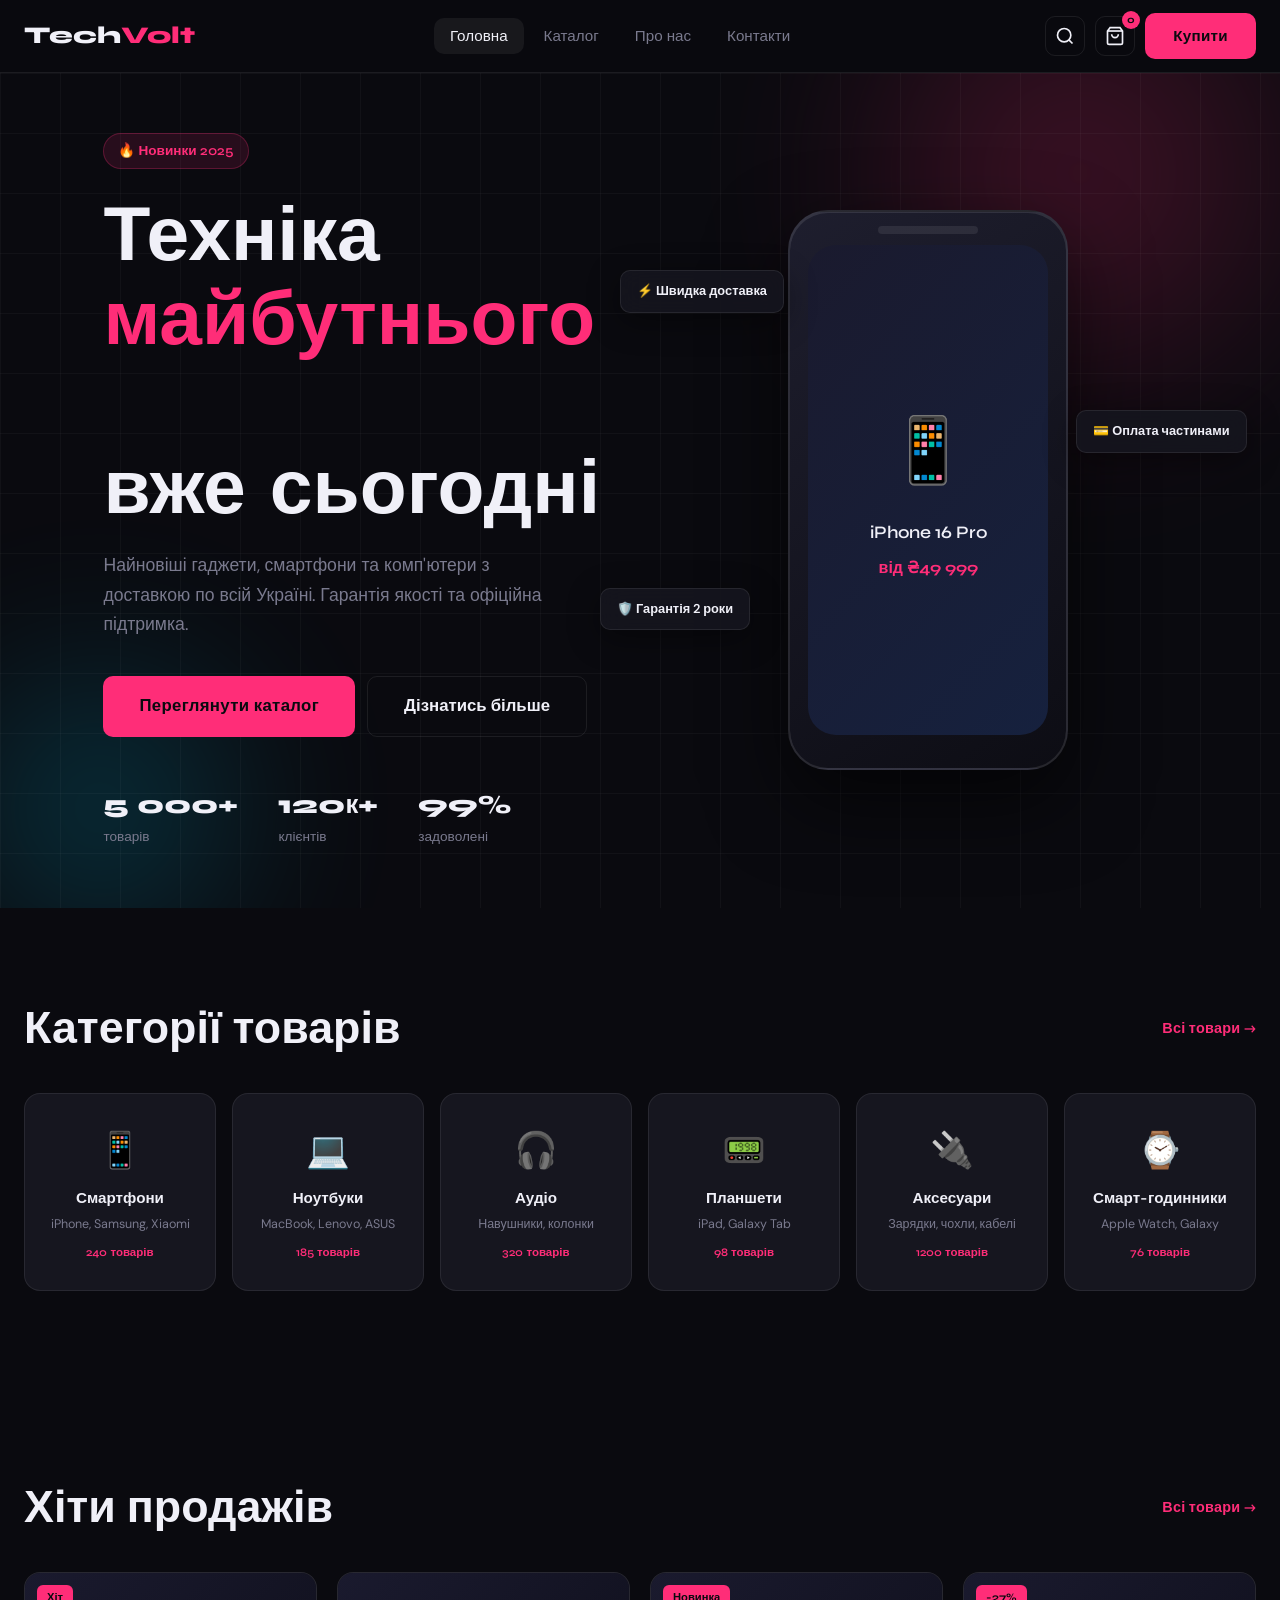
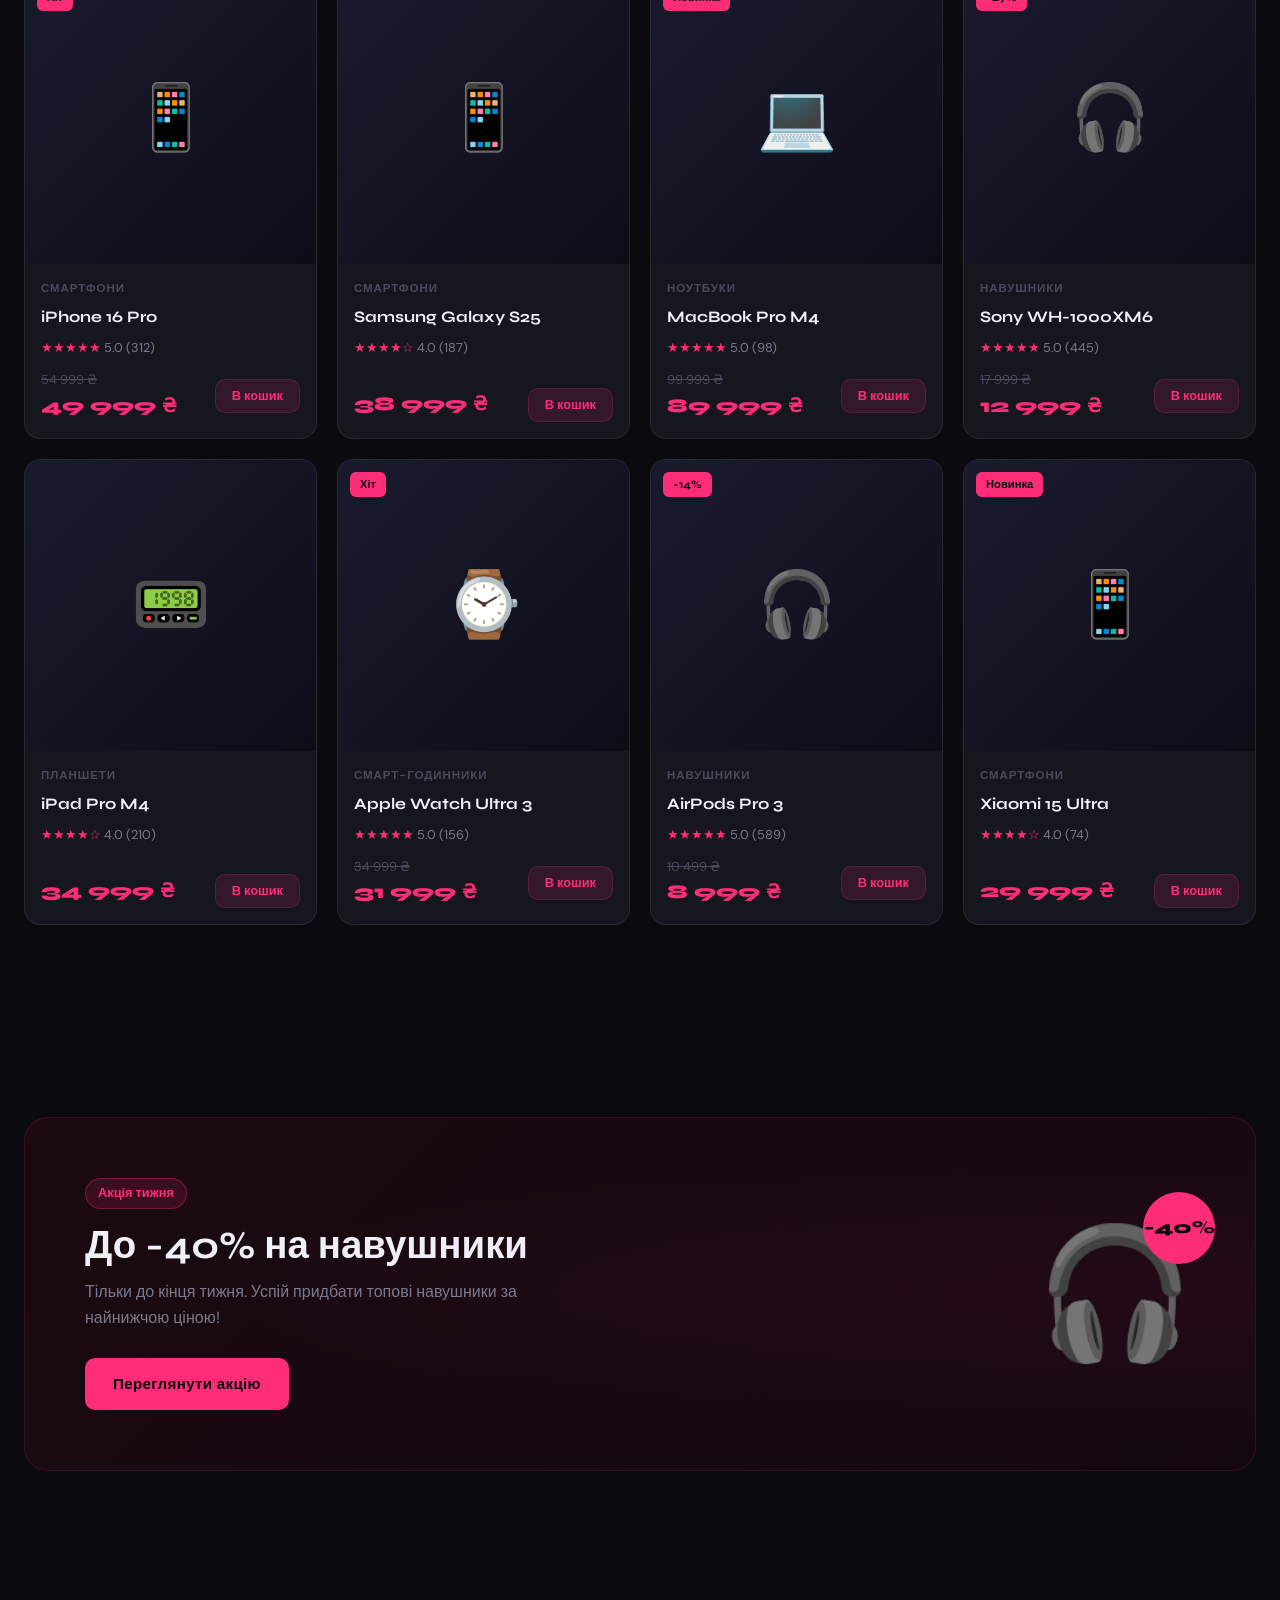
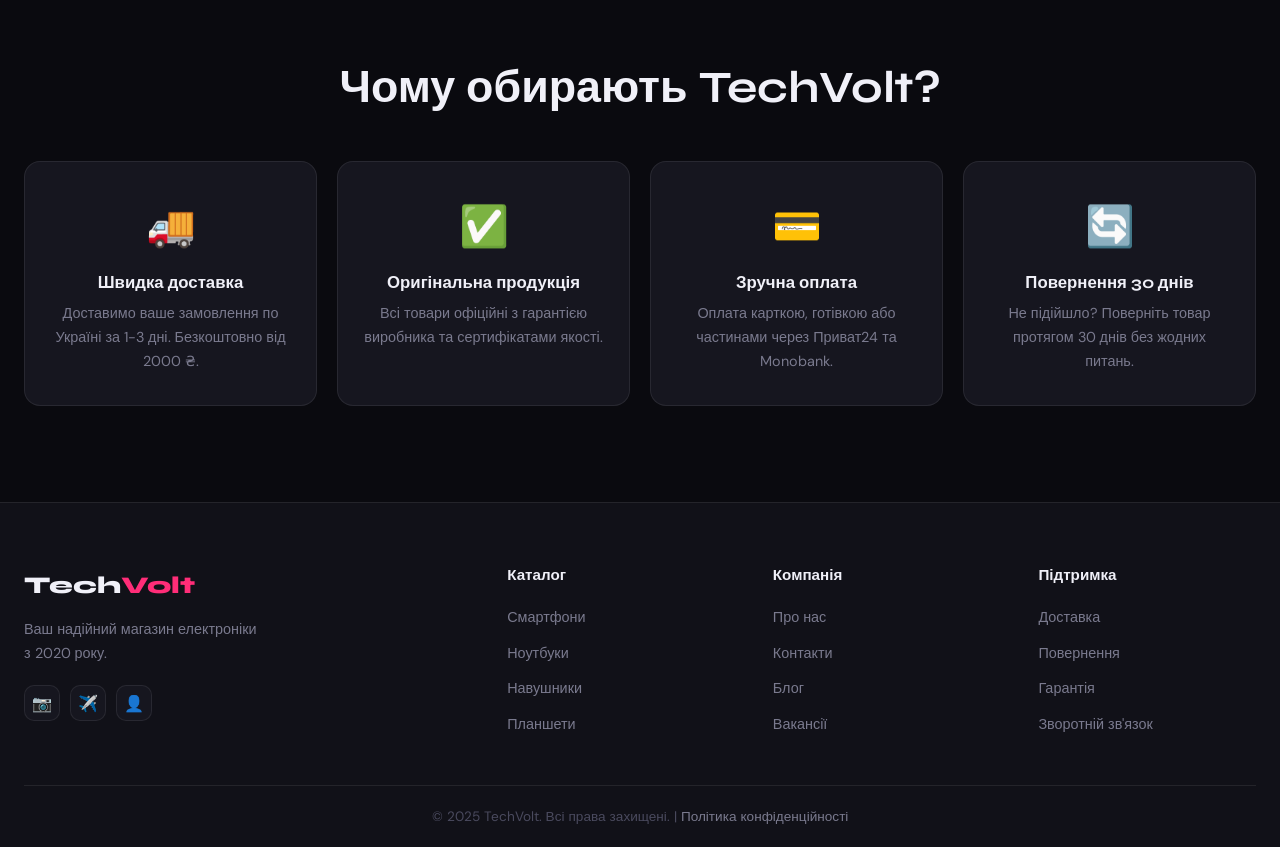
<file: index.html>
<!DOCTYPE html>
<html lang="uk">
<head>
  <meta charset="UTF-8" />
  <meta name="viewport" content="width=device-width, initial-scale=1.0" />
  <title>TechVolt — Магазин електроніки</title>
  <link rel="preconnect" href="https://fonts.googleapis.com" />
  <link href="https://fonts.googleapis.com/css2?family=Syne:wght@400;600;700;800&family=DM+Sans:wght@300;400;500&display=swap" rel="stylesheet" />
  <link rel="stylesheet" href="css/style.css" />
</head>
<body>

  <!-- HEADER -->
  <header class="header">
    <nav class="nav container">
      <a href="index.html" class="logo">Tech<span>Volt</span></a>
      <ul class="nav__links">
        <li><a href="index.html" class="active">Головна</a></li>
        <li><a href="pages/catalog.html">Каталог</a></li>
        <li><a href="pages/about.html">Про нас</a></li>
        <li><a href="pages/contact.html">Контакти</a></li>
      </ul>
      <div class="nav__actions">
        <button class="btn-icon" id="searchToggle" aria-label="Пошук">
          <svg width="20" height="20" fill="none" stroke="currentColor" stroke-width="2" viewBox="0 0 24 24"><circle cx="11" cy="11" r="8"/><path d="m21 21-4.35-4.35"/></svg>
        </button>
        <a href="pages/cart.html" class="btn-icon cart-btn" aria-label="Кошик">
          <svg width="20" height="20" fill="none" stroke="currentColor" stroke-width="2" viewBox="0 0 24 24"><path d="M6 2 3 6v14a2 2 0 0 0 2 2h14a2 2 0 0 0 2-2V6l-3-4z"/><line x1="3" y1="6" x2="21" y2="6"/><path d="M16 10a4 4 0 0 1-8 0"/></svg>
          <span class="cart-badge" id="cartBadge">0</span>
        </a>
        <button class="btn-primary" onclick="location.href='pages/catalog.html'">Купити</button>
      </div>
      <button class="burger" id="burger" aria-label="Меню">
        <span></span><span></span><span></span>
      </button>
    </nav>
    <!-- Search Bar -->
    <div class="search-bar" id="searchBar">
      <div class="container">
        <input type="search" placeholder="Шукати товари..." id="searchInput" />
        <button onclick="handleSearch()">Знайти</button>
      </div>
    </div>
  </header>

  <!-- HERO -->
  <section class="hero">
    <div class="hero__bg">
      <div class="hero__orb hero__orb--1"></div>
      <div class="hero__orb hero__orb--2"></div>
      <div class="hero__grid"></div>
    </div>
    <div class="container hero__content">
      <div class="hero__text">
        <span class="hero__tag">🔥 Новинки 2025</span>
        <h1 class="hero__title">Техніка <br /><em>майбутнього</em><br />вже сьогодні</h1>
        <p class="hero__desc">Найновіші гаджети, смартфони та комп'ютери з доставкою по всій Україні. Гарантія якості та офіційна підтримка.</p>
        <div class="hero__btns">
          <a href="pages/catalog.html" class="btn-primary btn-large">Переглянути каталог</a>
          <a href="pages/about.html" class="btn-ghost btn-large">Дізнатись більше</a>
        </div>
        <div class="hero__stats">
          <div class="stat"><strong>5 000+</strong><span>товарів</span></div>
          <div class="stat"><strong>120к+</strong><span>клієнтів</span></div>
          <div class="stat"><strong>99%</strong><span>задоволені</span></div>
        </div>
      </div>
      <div class="hero__visual">
        <div class="phone-mockup">
          <div class="phone-screen">
            <div class="phone-content">
              <div class="phone-icon">📱</div>
              <div class="phone-label">iPhone 16 Pro</div>
              <div class="phone-price">від ₴49 999</div>
            </div>
          </div>
        </div>
        <div class="floating-card card-1">
          <span>⚡</span> Швидка доставка
        </div>
        <div class="floating-card card-2">
          <span>🛡️</span> Гарантія 2 роки
        </div>
        <div class="floating-card card-3">
          <span>💳</span> Оплата частинами
        </div>
      </div>
    </div>
  </section>

  <!-- CATEGORIES -->
  <section class="categories section">
    <div class="container">
      <div class="section-header">
        <h2>Категорії товарів</h2>
        <a href="pages/catalog.html" class="link-more">Всі товари →</a>
      </div>
      <div class="categories__grid">
        <a href="pages/catalog.html?cat=phones" class="category-card">
          <div class="category-card__icon">📱</div>
          <h3>Смартфони</h3>
          <p>iPhone, Samsung, Xiaomi</p>
          <span class="category-card__count">240 товарів</span>
        </a>
        <a href="pages/catalog.html?cat=laptops" class="category-card">
          <div class="category-card__icon">💻</div>
          <h3>Ноутбуки</h3>
          <p>MacBook, Lenovo, ASUS</p>
          <span class="category-card__count">185 товарів</span>
        </a>
        <a href="pages/catalog.html?cat=audio" class="category-card">
          <div class="category-card__icon">🎧</div>
          <h3>Аудіо</h3>
          <p>Навушники, колонки</p>
          <span class="category-card__count">320 товарів</span>
        </a>
        <a href="pages/catalog.html?cat=tablets" class="category-card">
          <div class="category-card__icon">📟</div>
          <h3>Планшети</h3>
          <p>iPad, Galaxy Tab</p>
          <span class="category-card__count">98 товарів</span>
        </a>
        <a href="pages/catalog.html?cat=accessories" class="category-card">
          <div class="category-card__icon">🔌</div>
          <h3>Аксесуари</h3>
          <p>Зарядки, чохли, кабелі</p>
          <span class="category-card__count">1200 товарів</span>
        </a>
        <a href="pages/catalog.html?cat=smart" class="category-card">
          <div class="category-card__icon">⌚</div>
          <h3>Смарт-годинники</h3>
          <p>Apple Watch, Galaxy</p>
          <span class="category-card__count">76 товарів</span>
        </a>
      </div>
    </div>
  </section>

  <!-- FEATURED PRODUCTS -->
  <section class="products section">
    <div class="container">
      <div class="section-header">
        <h2>Хіти продажів</h2>
        <a href="pages/catalog.html" class="link-more">Всі товари →</a>
      </div>
      <div class="products__grid" id="featuredProducts"></div>
    </div>
  </section>

  <!-- PROMO BANNER -->
  <section class="promo-banner section">
    <div class="container">
      <div class="promo-banner__inner">
        <div class="promo-banner__text">
          <span class="promo-tag">Акція тижня</span>
          <h2>До -40% на навушники</h2>
          <p>Тільки до кінця тижня. Успій придбати топові навушники за найнижчою ціною!</p>
          <a href="pages/catalog.html?cat=audio" class="btn-primary">Переглянути акцію</a>
        </div>
        <div class="promo-banner__visual">
          <div class="promo-emoji">🎧</div>
          <div class="promo-badge">-40%</div>
        </div>
      </div>
    </div>
  </section>

  <!-- WHY US -->
  <section class="why-us section">
    <div class="container">
      <h2 class="text-center">Чому обирають TechVolt?</h2>
      <div class="why-us__grid">
        <div class="why-card">
          <div class="why-card__icon">🚚</div>
          <h3>Швидка доставка</h3>
          <p>Доставимо ваше замовлення по Україні за 1-3 дні. Безкоштовно від 2000 ₴.</p>
        </div>
        <div class="why-card">
          <div class="why-card__icon">✅</div>
          <h3>Оригінальна продукція</h3>
          <p>Всі товари офіційні з гарантією виробника та сертифікатами якості.</p>
        </div>
        <div class="why-card">
          <div class="why-card__icon">💳</div>
          <h3>Зручна оплата</h3>
          <p>Оплата карткою, готівкою або частинами через Приват24 та Monobank.</p>
        </div>
        <div class="why-card">
          <div class="why-card__icon">🔄</div>
          <h3>Повернення 30 днів</h3>
          <p>Не підійшло? Поверніть товар протягом 30 днів без жодних питань.</p>
        </div>
      </div>
    </div>
  </section>

  <!-- FOOTER -->
  <footer class="footer">
    <div class="container">
      <div class="footer__grid">
        <div class="footer__brand">
          <a href="index.html" class="logo">Tech<span>Volt</span></a>
          <p>Ваш надійний магазин електроніки з 2020 року.</p>
          <div class="footer__socials">
            <a href="#" aria-label="Instagram">📷</a>
            <a href="#" aria-label="Telegram">✈️</a>
            <a href="#" aria-label="Facebook">👤</a>
          </div>
        </div>
        <div class="footer__col">
          <h4>Каталог</h4>
          <ul>
            <li><a href="pages/catalog.html?cat=phones">Смартфони</a></li>
            <li><a href="pages/catalog.html?cat=laptops">Ноутбуки</a></li>
            <li><a href="pages/catalog.html?cat=audio">Навушники</a></li>
            <li><a href="pages/catalog.html?cat=tablets">Планшети</a></li>
          </ul>
        </div>
        <div class="footer__col">
          <h4>Компанія</h4>
          <ul>
            <li><a href="pages/about.html">Про нас</a></li>
            <li><a href="pages/contact.html">Контакти</a></li>
            <li><a href="#">Блог</a></li>
            <li><a href="#">Вакансії</a></li>
          </ul>
        </div>
        <div class="footer__col">
          <h4>Підтримка</h4>
          <ul>
            <li><a href="#">Доставка</a></li>
            <li><a href="#">Повернення</a></li>
            <li><a href="#">Гарантія</a></li>
            <li><a href="pages/contact.html">Зворотній зв'язок</a></li>
          </ul>
        </div>
      </div>
      <div class="footer__bottom">
        <p>© 2025 TechVolt. Всі права захищені. | <a href="#">Політика конфіденційності</a></p>
      </div>
    </div>
  </footer>

  <script src="js/data.js"></script>
  <script src="js/main.js"></script>
</body>
</html>
</file>
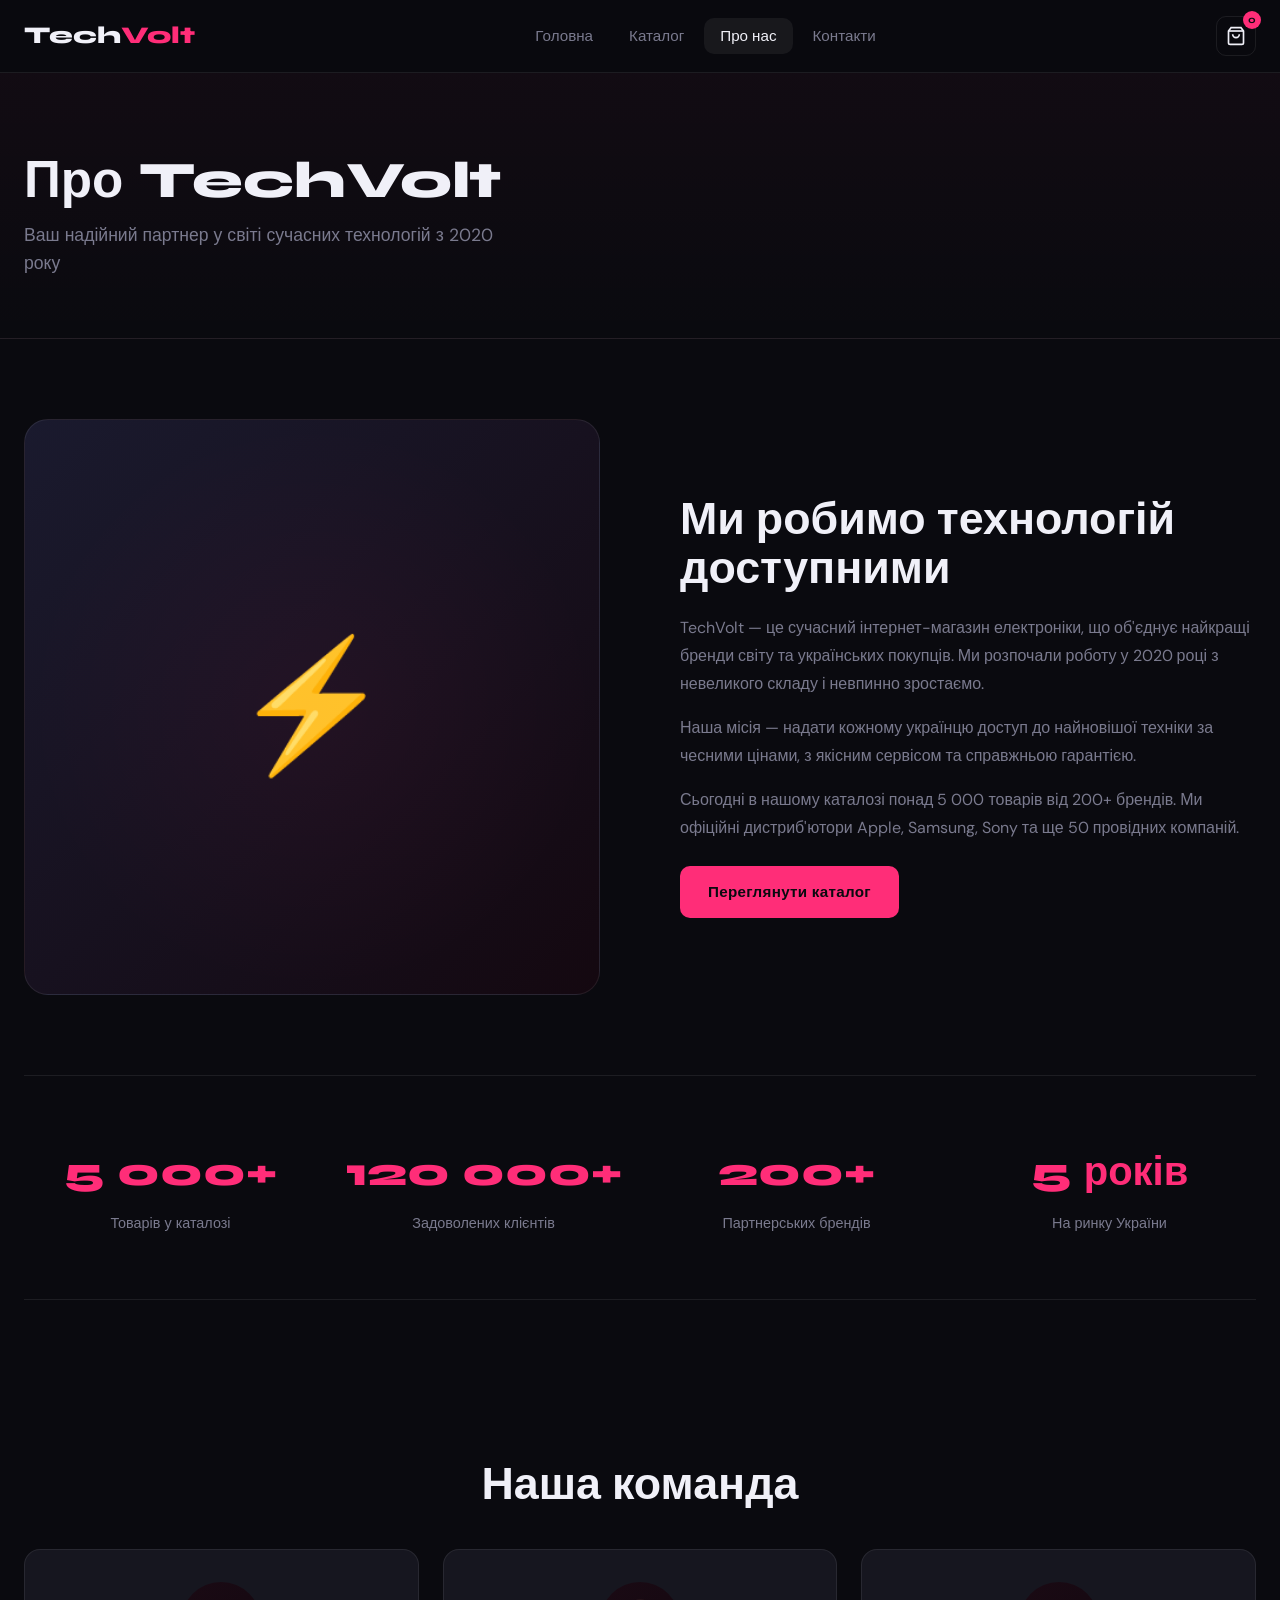
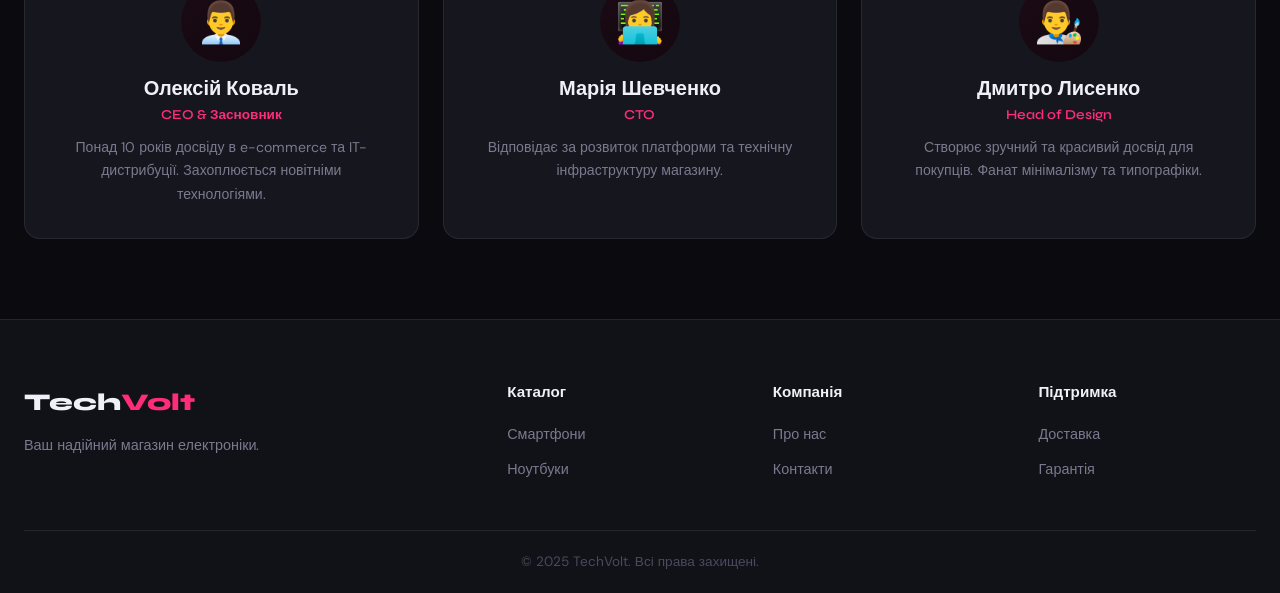
<file: pages/about.html>
<!DOCTYPE html>
<html lang="uk">
<head>
  <meta charset="UTF-8" />
  <meta name="viewport" content="width=device-width, initial-scale=1.0" />
  <title>Про нас — TechVolt</title>
  <link rel="preconnect" href="https://fonts.googleapis.com" />
  <link href="https://fonts.googleapis.com/css2?family=Syne:wght@400;600;700;800&family=DM+Sans:wght@300;400;500&display=swap" rel="stylesheet" />
  <link rel="stylesheet" href="../css/style.css" />
</head>
<body>
  <header class="header">
    <nav class="nav container">
      <a href="../index.html" class="logo">Tech<span>Volt</span></a>
      <ul class="nav__links">
        <li><a href="../index.html">Головна</a></li>
        <li><a href="catalog.html">Каталог</a></li>
        <li><a href="about.html" class="active">Про нас</a></li>
        <li><a href="contact.html">Контакти</a></li>
      </ul>
      <div class="nav__actions">
        <a href="cart.html" class="btn-icon cart-btn" aria-label="Кошик">
          <svg width="20" height="20" fill="none" stroke="currentColor" stroke-width="2" viewBox="0 0 24 24"><path d="M6 2 3 6v14a2 2 0 0 0 2 2h14a2 2 0 0 0 2-2V6l-3-4z"/><line x1="3" y1="6" x2="21" y2="6"/><path d="M16 10a4 4 0 0 1-8 0"/></svg>
          <span class="cart-badge" id="cartBadge">0</span>
        </a>
      </div>
      <button class="burger" id="burger" aria-label="Меню"><span></span><span></span><span></span></button>
    </nav>
  </header>

  <section class="page-hero">
    <div class="container">
      <h1>Про TechVolt</h1>
      <p>Ваш надійний партнер у світі сучасних технологій з 2020 року</p>
    </div>
  </section>

  <section class="about-story">
    <div class="container">
      <div class="about-story__grid">
        <div class="about-visual">⚡</div>
        <div class="about-text">
          <h2>Ми робимо технологій доступними</h2>
          <p>TechVolt — це сучасний інтернет-магазин електроніки, що об'єднує найкращі бренди світу та українських покупців. Ми розпочали роботу у 2020 році з невеликого складу і невпинно зростаємо.</p>
          <p>Наша місія — надати кожному українцю доступ до найновішої техніки за чесними цінами, з якісним сервісом та справжньою гарантією.</p>
          <p>Сьогодні в нашому каталозі понад 5 000 товарів від 200+ брендів. Ми офіційні дистриб'ютори Apple, Samsung, Sony та ще 50 провідних компаній.</p>
          <a href="catalog.html" class="btn-primary" style="margin-top:8px">Переглянути каталог</a>
        </div>
      </div>
    </div>
  </section>

  <section style="padding: 0 0 80px">
    <div class="container">
      <div class="about-numbers">
        <div class="about-number"><strong>5 000+</strong><span>Товарів у каталозі</span></div>
        <div class="about-number"><strong>120 000+</strong><span>Задоволених клієнтів</span></div>
        <div class="about-number"><strong>200+</strong><span>Партнерських брендів</span></div>
        <div class="about-number"><strong>5 років</strong><span>На ринку України</span></div>
      </div>
    </div>
  </section>

  <section class="team">
    <div class="container">
      <h2>Наша команда</h2>
      <div class="team__grid">
        <div class="team-card">
          <div class="team-card__avatar">👨‍💼</div>
          <h3>Олексій Коваль</h3>
          <div class="team-card__role">CEO & Засновник</div>
          <p>Понад 10 років досвіду в e-commerce та IT-дистрибуції. Захоплюється новітніми технологіями.</p>
        </div>
        <div class="team-card">
          <div class="team-card__avatar">👩‍💻</div>
          <h3>Марія Шевченко</h3>
          <div class="team-card__role">CTO</div>
          <p>Відповідає за розвиток платформи та технічну інфраструктуру магазину.</p>
        </div>
        <div class="team-card">
          <div class="team-card__avatar">👨‍🎨</div>
          <h3>Дмитро Лисенко</h3>
          <div class="team-card__role">Head of Design</div>
          <p>Створює зручний та красивий досвід для покупців. Фанат мінімалізму та типографіки.</p>
        </div>
      </div>
    </div>
  </section>

  <footer class="footer">
    <div class="container">
      <div class="footer__grid">
        <div class="footer__brand">
          <a href="../index.html" class="logo">Tech<span>Volt</span></a>
          <p>Ваш надійний магазин електроніки.</p>
        </div>
        <div class="footer__col"><h4>Каталог</h4><ul><li><a href="catalog.html?cat=phones">Смартфони</a></li><li><a href="catalog.html?cat=laptops">Ноутбуки</a></li></ul></div>
        <div class="footer__col"><h4>Компанія</h4><ul><li><a href="about.html">Про нас</a></li><li><a href="contact.html">Контакти</a></li></ul></div>
        <div class="footer__col"><h4>Підтримка</h4><ul><li><a href="#">Доставка</a></li><li><a href="#">Гарантія</a></li></ul></div>
      </div>
      <div class="footer__bottom"><p>© 2025 TechVolt. Всі права захищені.</p></div>
    </div>
  </footer>

  <script src="../js/data.js"></script>
  <script src="../js/main.js"></script>
</body>
</html>
</file>
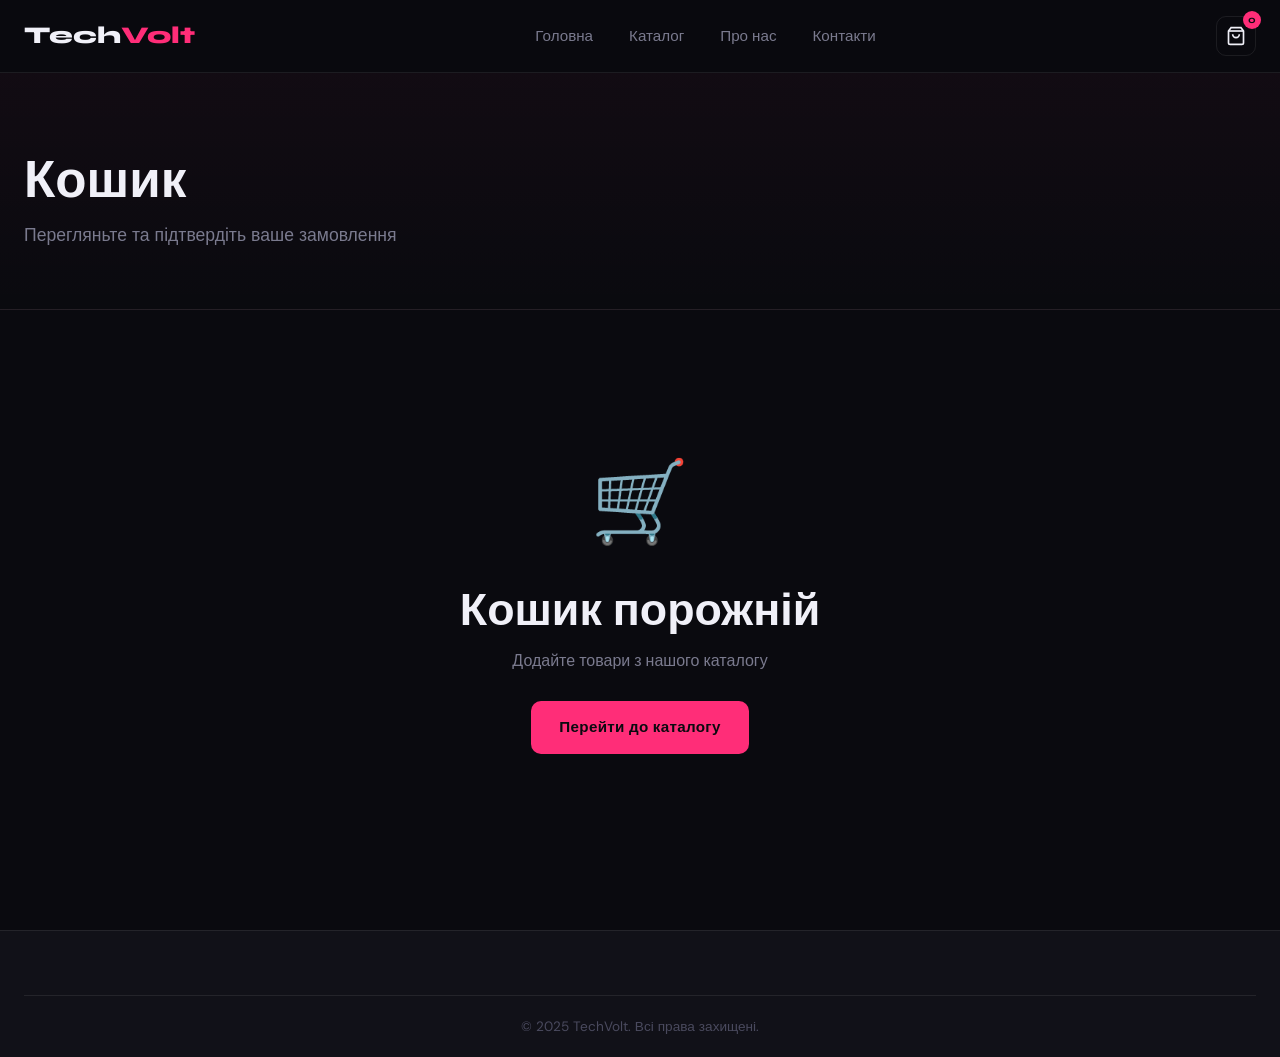
<file: pages/cart.html>
<!DOCTYPE html>
<html lang="uk">
<head>
  <meta charset="UTF-8" />
  <meta name="viewport" content="width=device-width, initial-scale=1.0" />
  <title>Кошик — TechVolt</title>
  <link rel="preconnect" href="https://fonts.googleapis.com" />
  <link href="https://fonts.googleapis.com/css2?family=Syne:wght@400;600;700;800&family=DM+Sans:wght@300;400;500&display=swap" rel="stylesheet" />
  <link rel="stylesheet" href="../css/style.css" />
</head>
<body>
  <header class="header">
    <nav class="nav container">
      <a href="../index.html" class="logo">Tech<span>Volt</span></a>
      <ul class="nav__links">
        <li><a href="../index.html">Головна</a></li>
        <li><a href="catalog.html">Каталог</a></li>
        <li><a href="about.html">Про нас</a></li>
        <li><a href="contact.html">Контакти</a></li>
      </ul>
      <div class="nav__actions">
        <a href="cart.html" class="btn-icon cart-btn active" aria-label="Кошик">
          <svg width="20" height="20" fill="none" stroke="currentColor" stroke-width="2" viewBox="0 0 24 24"><path d="M6 2 3 6v14a2 2 0 0 0 2 2h14a2 2 0 0 0 2-2V6l-3-4z"/><line x1="3" y1="6" x2="21" y2="6"/><path d="M16 10a4 4 0 0 1-8 0"/></svg>
          <span class="cart-badge" id="cartBadge">0</span>
        </a>
      </div>
      <button class="burger" id="burger" aria-label="Меню"><span></span><span></span><span></span></button>
    </nav>
  </header>

  <section class="page-hero">
    <div class="container">
      <h1>Кошик</h1>
      <p>Перегляньте та підтвердіть ваше замовлення</p>
    </div>
  </section>

  <div class="container cart-layout" id="cartLayout">
    <!-- Rendered by JS -->
  </div>

  <footer class="footer">
    <div class="container">
      <div class="footer__bottom"><p>© 2025 TechVolt. Всі права захищені.</p></div>
    </div>
  </footer>

  <script src="../js/data.js"></script>
  <script src="../js/main.js"></script>
  <script>
    function renderCart() {
      const cart = getCart();
      const layout = document.getElementById('cartLayout');

      if (!cart.length) {
        layout.innerHTML = `
          <div class="empty-cart" style="grid-column:1/-1">
            <div class="empty-cart__icon">🛒</div>
            <h2>Кошик порожній</h2>
            <p>Додайте товари з нашого каталогу</p>
            <a href="catalog.html" class="btn-primary">Перейти до каталогу</a>
          </div>`;
        return;
      }

      let subtotal = 0;
      const items = cart.map(item => {
        const p = PRODUCTS.find(pr => pr.id === item.id);
        if (!p) return '';
        subtotal += p.price * item.qty;
        return `
          <div class="cart-item" id="cartItem-${p.id}">
            <div class="cart-item__img">${p.icon}</div>
            <div>
              <div class="cart-item__name">${p.name}</div>
              <div class="cart-item__cat">${p.catLabel}</div>
              <div class="cart-item__qty">
                <button class="qty-btn" onclick="changeQty(${p.id},-1)">−</button>
                <span id="qty-${p.id}">${item.qty}</span>
                <button class="qty-btn" onclick="changeQty(${p.id},1)">+</button>
              </div>
            </div>
            <div style="display:flex;flex-direction:column;align-items:flex-end;gap:12px">
              <div class="cart-item__price">${formatPrice(p.price * item.qty)}</div>
              <button class="cart-item__remove" onclick="removeItem(${p.id})" title="Видалити">✕</button>
            </div>
          </div>`;
      }).join('');

      const delivery = subtotal >= 2000 ? 0 : 99;
      const total = subtotal + delivery;

      layout.innerHTML = `
        <div class="cart-items">${items}</div>
        <div class="cart-summary">
          <div class="summary-card">
            <h3>Ваше замовлення</h3>
            <div class="summary-row"><span>Товари (${cart.reduce((s,i)=>s+i.qty,0)} шт.)</span><span>${formatPrice(subtotal)}</span></div>
            <div class="summary-row"><span>Доставка</span><span>${delivery === 0 ? '<span style="color:var(--accent)">Безкоштовно</span>' : formatPrice(delivery)}</span></div>
            <div class="summary-row total"><span>Разом</span><span>${formatPrice(total)}</span></div>
            <button class="btn-primary form-submit" onclick="checkout()">Оформити замовлення</button>
            <a href="catalog.html" style="display:block;text-align:center;margin-top:12px;color:var(--text-muted);font-size:0.88rem">← Продовжити покупки</a>
          </div>
        </div>`;
    }

    function changeQty(id, delta) {
      const cart = getCart();
      const item = cart.find(i => i.id === id);
      if (!item) return;
      item.qty = Math.max(1, item.qty + delta);
      saveCart(cart);
      renderCart();
    }

    function removeItem(id) {
      const cart = getCart().filter(i => i.id !== id);
      saveCart(cart);
      renderCart();
      showToast('🗑️ Товар видалено з кошика');
    }

    function checkout() {
      showToast('✅ Замовлення оформлено! Дякуємо!');
      saveCart([]);
      setTimeout(() => renderCart(), 1500);
    }

    renderCart();
  </script>
</body>
</html>
</file>
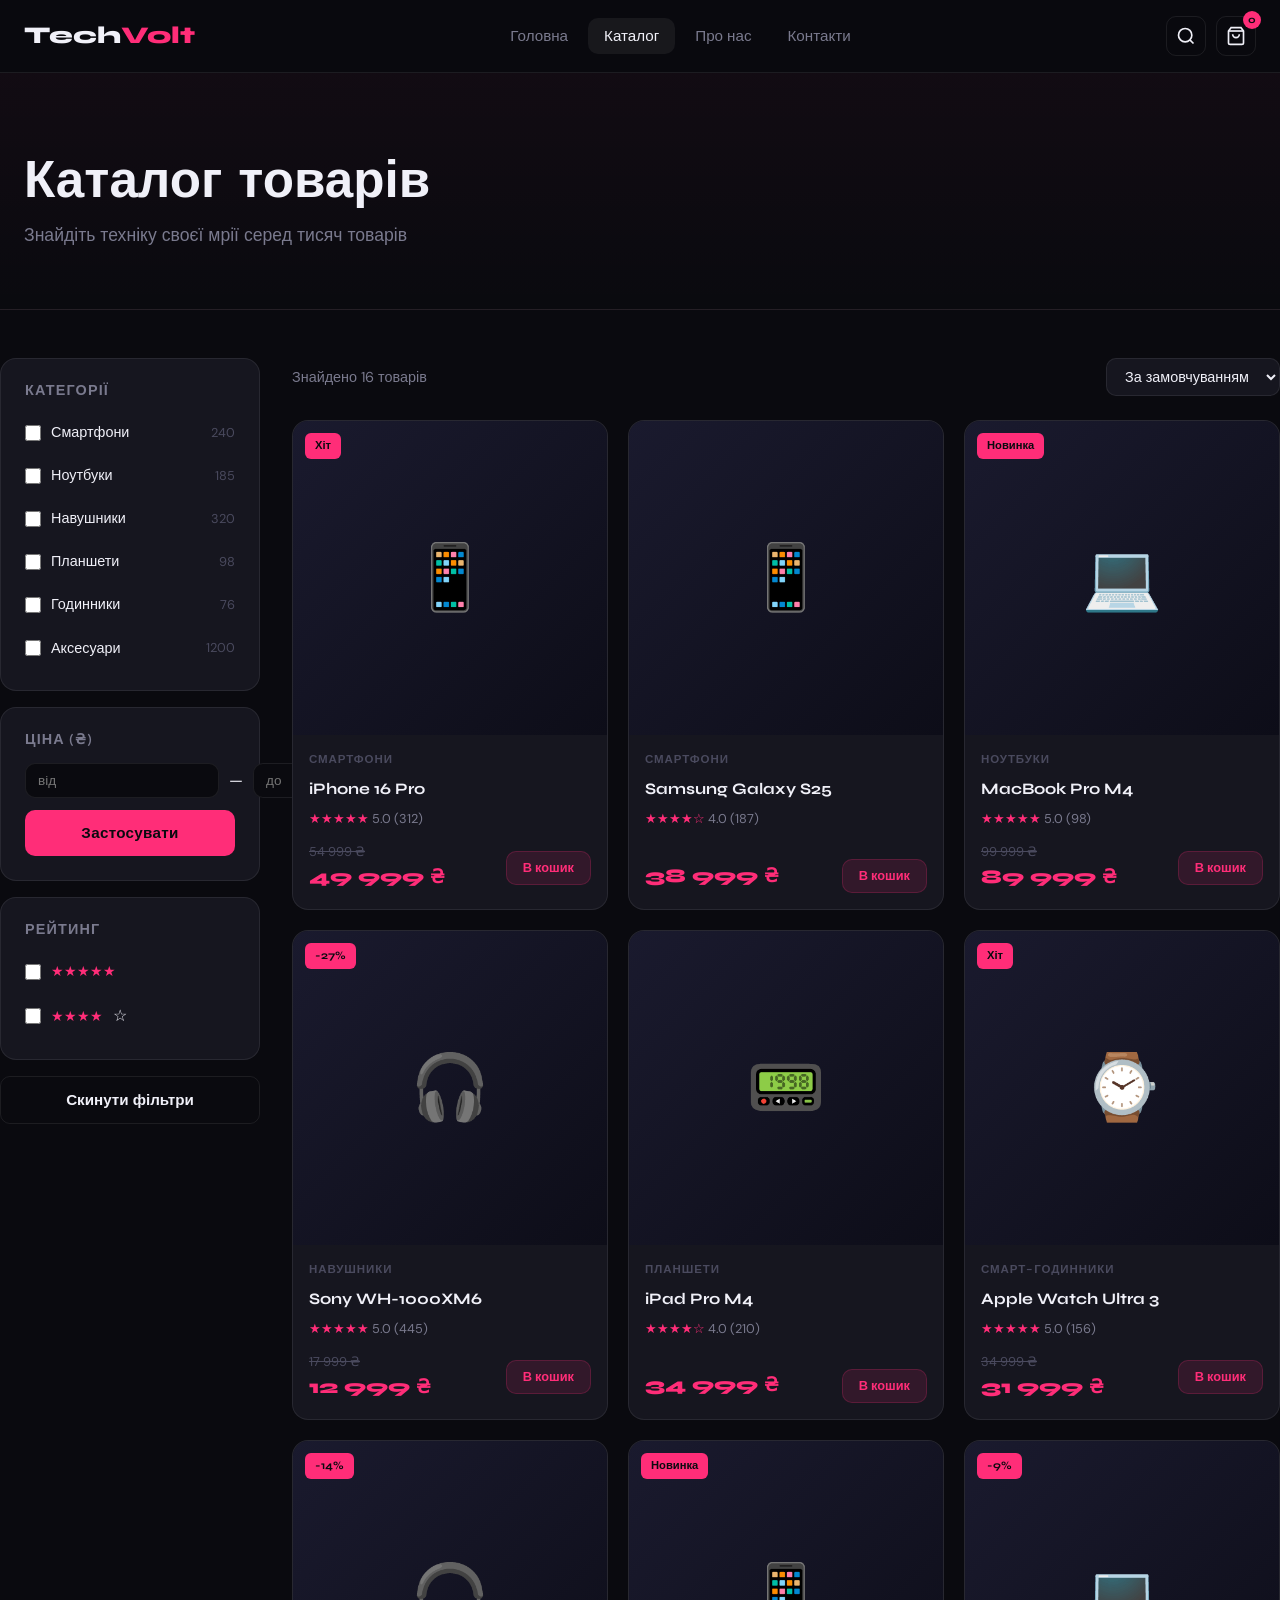
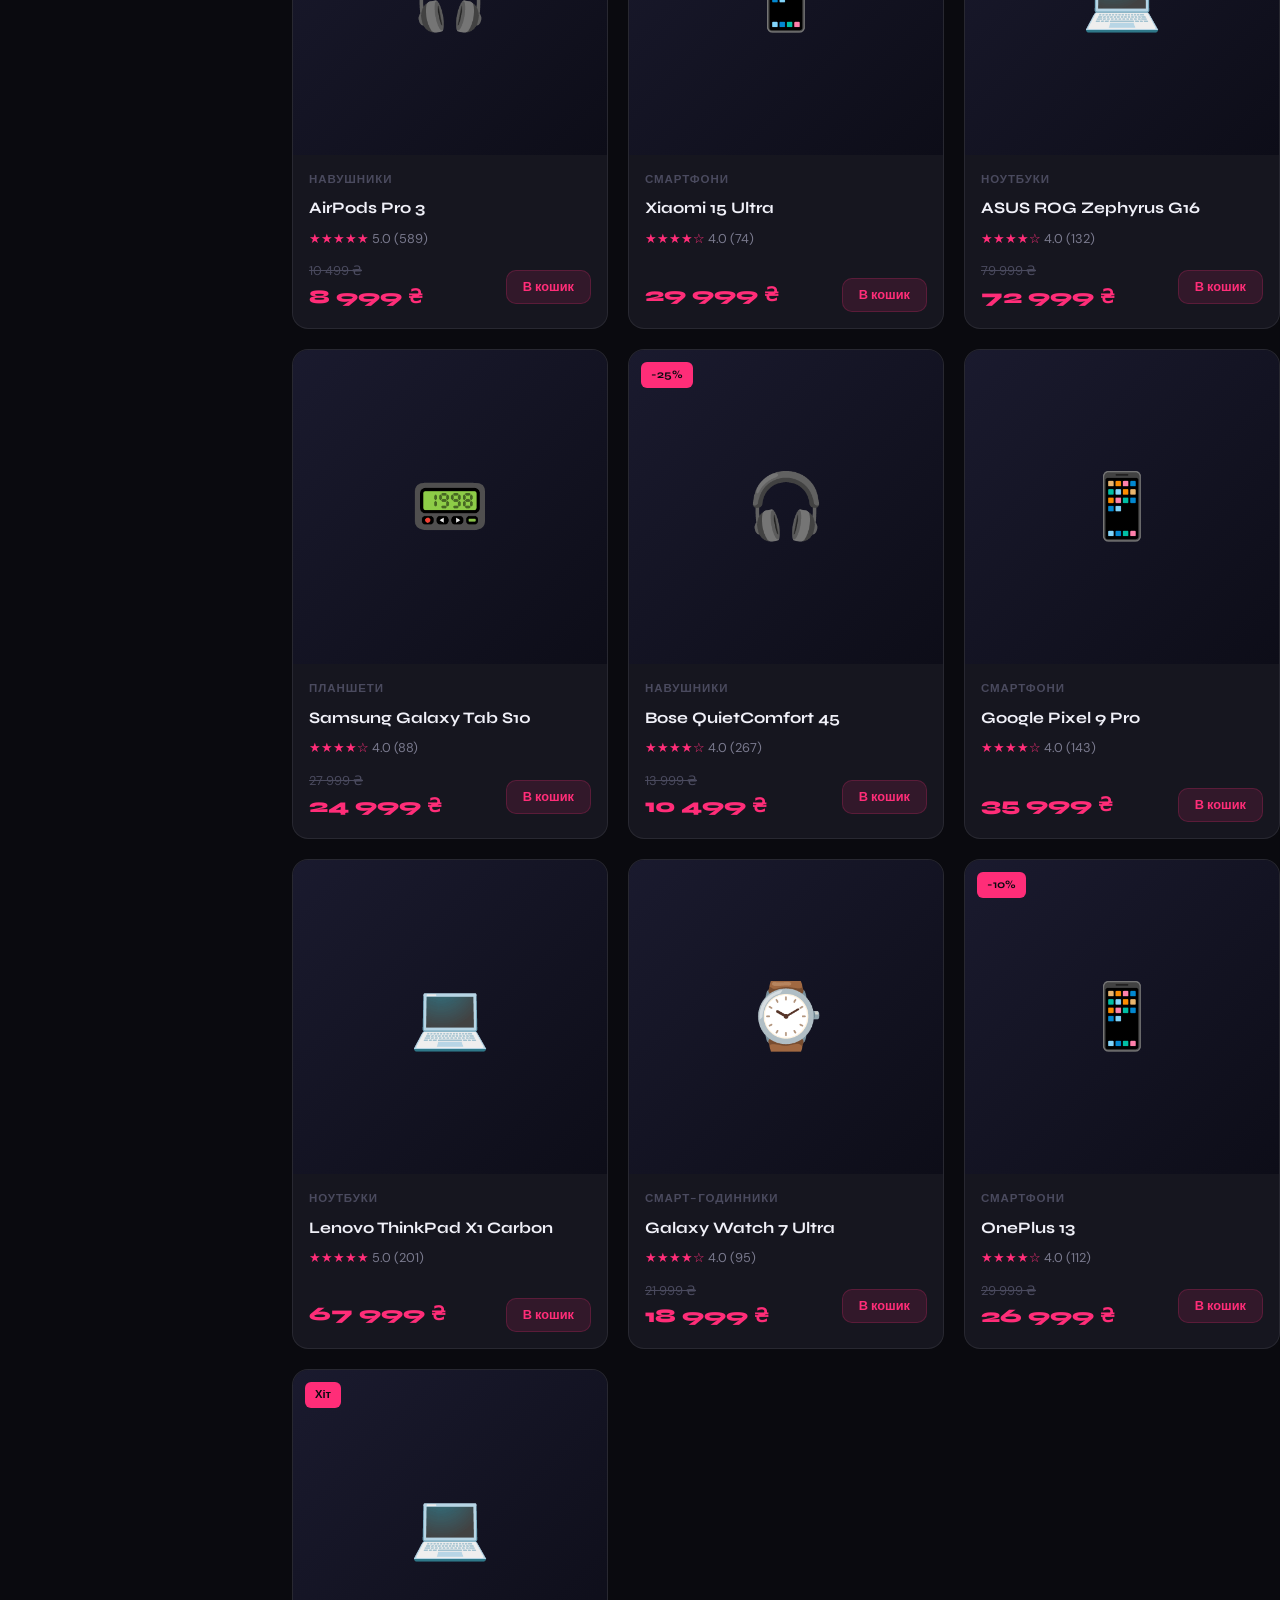
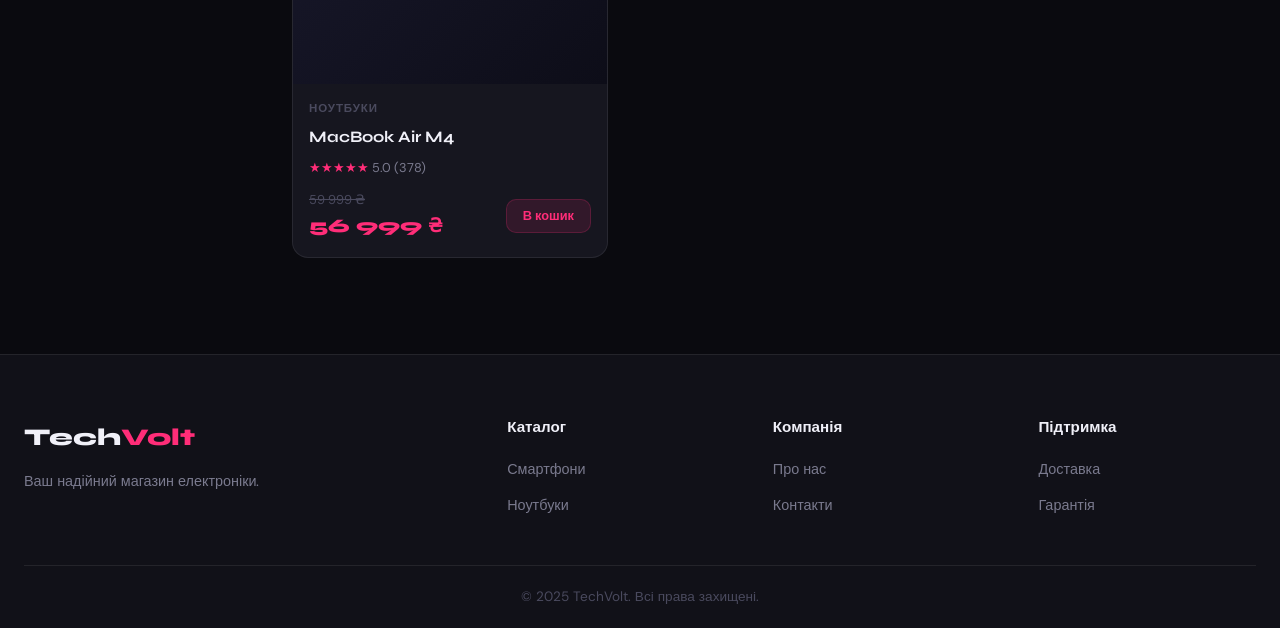
<file: pages/catalog.html>
<!DOCTYPE html>
<html lang="uk">
<head>
  <meta charset="UTF-8" />
  <meta name="viewport" content="width=device-width, initial-scale=1.0" />
  <title>Каталог — TechVolt</title>
  <link rel="preconnect" href="https://fonts.googleapis.com" />
  <link href="https://fonts.googleapis.com/css2?family=Syne:wght@400;600;700;800&family=DM+Sans:wght@300;400;500&display=swap" rel="stylesheet" />
  <link rel="stylesheet" href="../css/style.css" />
</head>
<body>

  <header class="header">
    <nav class="nav container">
      <a href="../index.html" class="logo">Tech<span>Volt</span></a>
      <ul class="nav__links">
        <li><a href="../index.html">Головна</a></li>
        <li><a href="catalog.html" class="active">Каталог</a></li>
        <li><a href="about.html">Про нас</a></li>
        <li><a href="contact.html">Контакти</a></li>
      </ul>
      <div class="nav__actions">
        <button class="btn-icon" id="searchToggle" aria-label="Пошук">
          <svg width="20" height="20" fill="none" stroke="currentColor" stroke-width="2" viewBox="0 0 24 24"><circle cx="11" cy="11" r="8"/><path d="m21 21-4.35-4.35"/></svg>
        </button>
        <a href="cart.html" class="btn-icon cart-btn" aria-label="Кошик">
          <svg width="20" height="20" fill="none" stroke="currentColor" stroke-width="2" viewBox="0 0 24 24"><path d="M6 2 3 6v14a2 2 0 0 0 2 2h14a2 2 0 0 0 2-2V6l-3-4z"/><line x1="3" y1="6" x2="21" y2="6"/><path d="M16 10a4 4 0 0 1-8 0"/></svg>
          <span class="cart-badge" id="cartBadge">0</span>
        </a>
      </div>
      <button class="burger" id="burger" aria-label="Меню"><span></span><span></span><span></span></button>
    </nav>
    <div class="search-bar" id="searchBar">
      <div class="container">
        <input type="search" placeholder="Шукати товари..." id="searchInput" />
        <button onclick="handleSearch()">Знайти</button>
      </div>
    </div>
  </header>

  <section class="page-hero">
    <div class="container">
      <h1>Каталог товарів</h1>
      <p>Знайдіть техніку своєї мрії серед тисяч товарів</p>
    </div>
  </section>

  <div class="container catalog-layout">
    <!-- SIDEBAR -->
    <aside class="sidebar">
      <div class="sidebar__card">
        <h3>Категорії</h3>
        <div class="filter-list" id="catFilters">
          <label class="filter-item"><input type="checkbox" value="phones" /> <span>Смартфони</span> <span class="count">240</span></label>
          <label class="filter-item"><input type="checkbox" value="laptops" /> <span>Ноутбуки</span> <span class="count">185</span></label>
          <label class="filter-item"><input type="checkbox" value="audio" /> <span>Навушники</span> <span class="count">320</span></label>
          <label class="filter-item"><input type="checkbox" value="tablets" /> <span>Планшети</span> <span class="count">98</span></label>
          <label class="filter-item"><input type="checkbox" value="smart" /> <span>Годинники</span> <span class="count">76</span></label>
          <label class="filter-item"><input type="checkbox" value="accessories" /> <span>Аксесуари</span> <span class="count">1200</span></label>
        </div>
      </div>
      <div class="sidebar__card">
        <h3>Ціна (₴)</h3>
        <div class="price-range">
          <input type="number" id="priceMin" placeholder="від" min="0" />
          <span>—</span>
          <input type="number" id="priceMax" placeholder="до" />
        </div>
        <button class="btn-primary" style="width:100%;justify-content:center;margin-top:12px" onclick="applyFilters()">Застосувати</button>
      </div>
      <div class="sidebar__card">
        <h3>Рейтинг</h3>
        <div class="filter-list">
          <label class="filter-item"><input type="checkbox" id="r5" /> <span style="color:#ff2d78">★★★★★</span></label>
          <label class="filter-item"><input type="checkbox" id="r4" /> <span style="color:#ff2d78">★★★★</span>☆</label>
        </div>
      </div>
      <button class="btn-ghost" style="width:100%;justify-content:center" onclick="resetFilters()">Скинути фільтри</button>
    </aside>

    <!-- MAIN -->
    <main>
      <div class="catalog-header">
        <span class="catalog-count" id="catalogCount">Завантаження...</span>
        <select class="sort-select" id="sortSelect" onchange="applyFilters()">
          <option value="default">За замовчуванням</option>
          <option value="price-asc">Ціна: від низької</option>
          <option value="price-desc">Ціна: від високої</option>
          <option value="rating">За рейтингом</option>
          <option value="name">За назвою</option>
        </select>
      </div>
      <div class="catalog__grid" id="catalogGrid"></div>
    </main>
  </div>

  <footer class="footer">
    <div class="container">
      <div class="footer__grid">
        <div class="footer__brand">
          <a href="../index.html" class="logo">Tech<span>Volt</span></a>
          <p>Ваш надійний магазин електроніки.</p>
        </div>
        <div class="footer__col"><h4>Каталог</h4><ul><li><a href="catalog.html?cat=phones">Смартфони</a></li><li><a href="catalog.html?cat=laptops">Ноутбуки</a></li></ul></div>
        <div class="footer__col"><h4>Компанія</h4><ul><li><a href="about.html">Про нас</a></li><li><a href="contact.html">Контакти</a></li></ul></div>
        <div class="footer__col"><h4>Підтримка</h4><ul><li><a href="#">Доставка</a></li><li><a href="#">Гарантія</a></li></ul></div>
      </div>
      <div class="footer__bottom"><p>© 2025 TechVolt. Всі права захищені.</p></div>
    </div>
  </footer>

  <script src="../js/data.js"></script>
  <script src="../js/main.js"></script>
  <script>
    let filteredProducts = [...PRODUCTS];

    function applyFilters() {
      const params = new URLSearchParams(window.location.search);
      const urlCat = params.get('cat');
      const urlSearch = params.get('search');

      // Get checked categories
      const checkedCats = [...document.querySelectorAll('#catFilters input:checked')].map(el => el.value);
      const priceMin = parseFloat(document.getElementById('priceMin').value) || 0;
      const priceMax = parseFloat(document.getElementById('priceMax').value) || Infinity;
      const r5 = document.getElementById('r5').checked;
      const r4 = document.getElementById('r4').checked;
      const sort = document.getElementById('sortSelect').value;

      filteredProducts = PRODUCTS.filter(p => {
        if (urlSearch && !p.name.toLowerCase().includes(urlSearch.toLowerCase())) return false;
        if (checkedCats.length && !checkedCats.includes(p.category)) return false;
        if (p.price < priceMin || p.price > priceMax) return false;
        if (r5 && p.rating < 5) return false;
        if (r4 && !r5 && p.rating < 4) return false;
        return true;
      });

      if (sort === 'price-asc') filteredProducts.sort((a,b) => a.price - b.price);
      else if (sort === 'price-desc') filteredProducts.sort((a,b) => b.price - a.price);
      else if (sort === 'rating') filteredProducts.sort((a,b) => b.rating - a.rating);
      else if (sort === 'name') filteredProducts.sort((a,b) => a.name.localeCompare(b.name));

      renderCatalog();
    }

    function renderCatalog() {
      const grid = document.getElementById('catalogGrid');
      const count = document.getElementById('catalogCount');
      count.textContent = `Знайдено ${filteredProducts.length} товарів`;
      if (!filteredProducts.length) {
        grid.innerHTML = `<div style="grid-column:1/-1;text-align:center;padding:80px 0;color:var(--text-muted)">
          <div style="font-size:3rem;margin-bottom:16px">🔍</div>
          <h3>Товарів не знайдено</h3>
          <p>Спробуйте змінити фільтри</p>
        </div>`;
        return;
      }
      grid.innerHTML = filteredProducts.map(renderProductCard).join('');
    }

    function resetFilters() {
      document.querySelectorAll('#catFilters input').forEach(el => el.checked = false);
      document.getElementById('priceMin').value = '';
      document.getElementById('priceMax').value = '';
      document.getElementById('r5').checked = false;
      document.getElementById('r4').checked = false;
      document.getElementById('sortSelect').value = 'default';
      window.history.replaceState({}, '', 'catalog.html');
      applyFilters();
    }

    // Init from URL params
    const params = new URLSearchParams(window.location.search);
    const urlCat = params.get('cat');
    if (urlCat) {
      const checkbox = document.querySelector(`#catFilters input[value="${urlCat}"]`);
      if (checkbox) checkbox.checked = true;
    }
    applyFilters();
  </script>
</body>
</html>
</file>
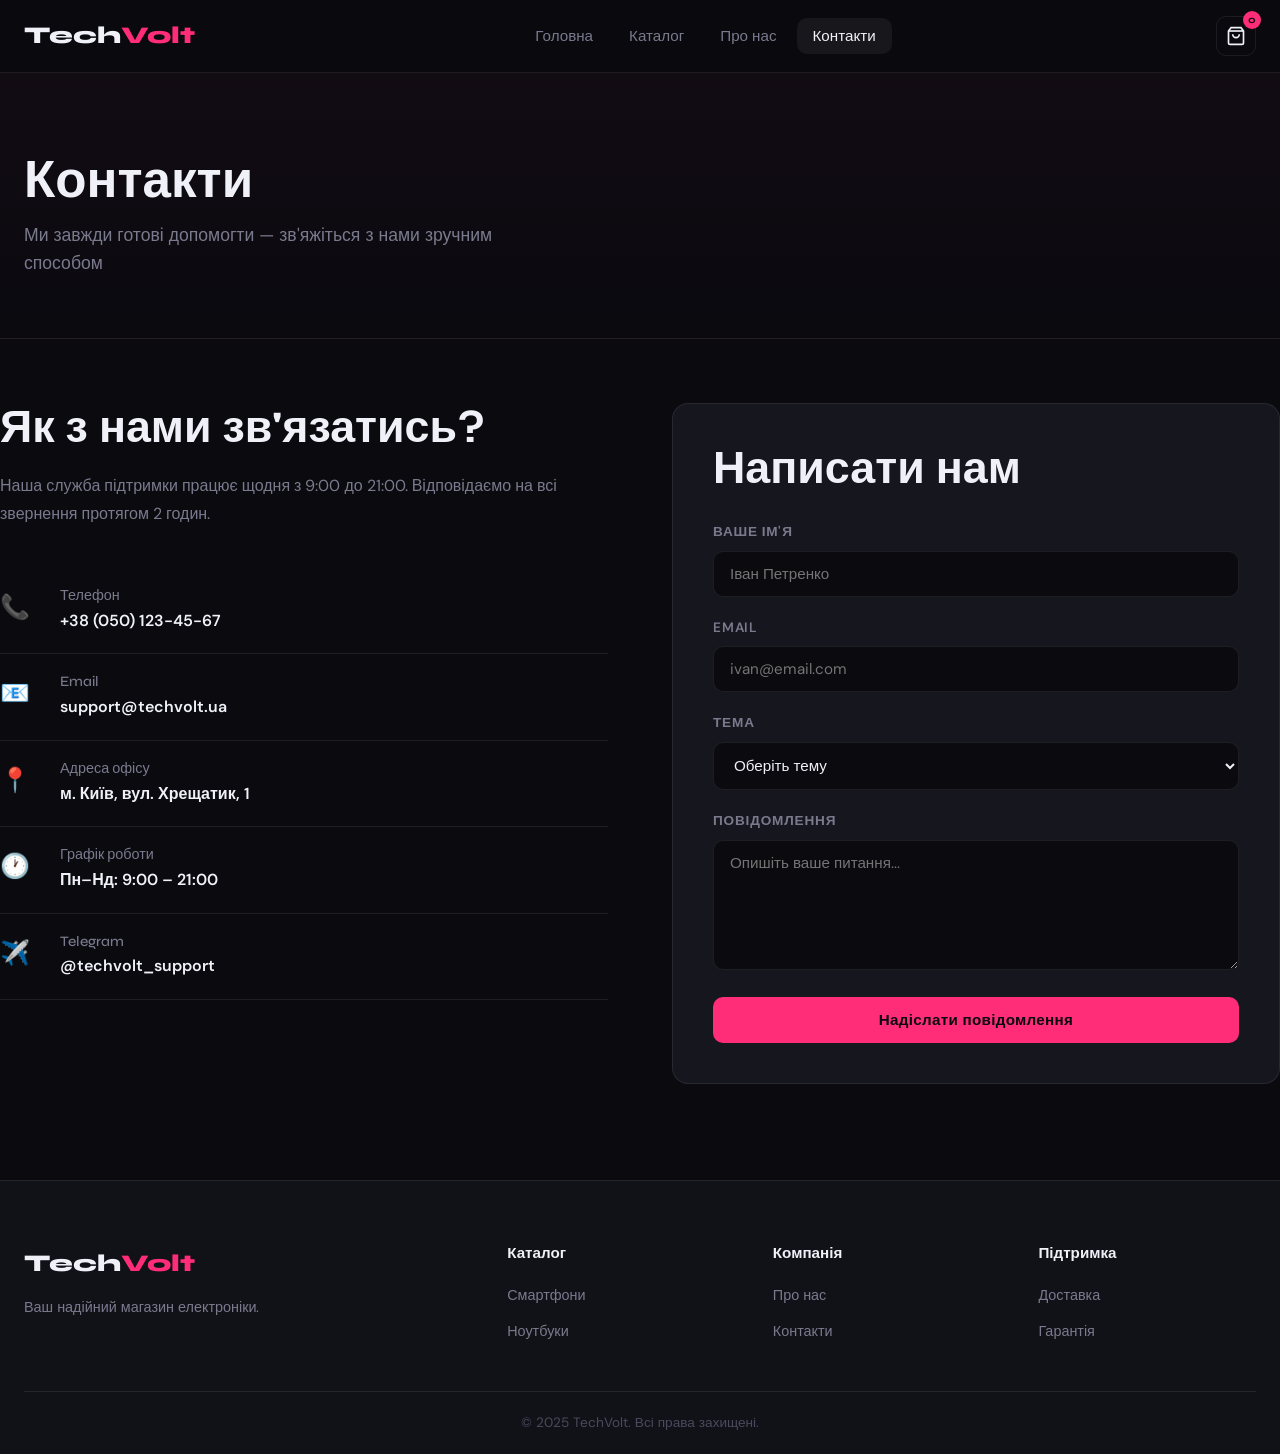
<file: pages/contact.html>
<!DOCTYPE html>
<html lang="uk">
<head>
  <meta charset="UTF-8" />
  <meta name="viewport" content="width=device-width, initial-scale=1.0" />
  <title>Контакти — TechVolt</title>
  <link rel="preconnect" href="https://fonts.googleapis.com" />
  <link href="https://fonts.googleapis.com/css2?family=Syne:wght@400;600;700;800&family=DM+Sans:wght@300;400;500&display=swap" rel="stylesheet" />
  <link rel="stylesheet" href="../css/style.css" />
</head>
<body>
  <header class="header">
    <nav class="nav container">
      <a href="../index.html" class="logo">Tech<span>Volt</span></a>
      <ul class="nav__links">
        <li><a href="../index.html">Головна</a></li>
        <li><a href="catalog.html">Каталог</a></li>
        <li><a href="about.html">Про нас</a></li>
        <li><a href="contact.html" class="active">Контакти</a></li>
      </ul>
      <div class="nav__actions">
        <a href="cart.html" class="btn-icon cart-btn" aria-label="Кошик">
          <svg width="20" height="20" fill="none" stroke="currentColor" stroke-width="2" viewBox="0 0 24 24"><path d="M6 2 3 6v14a2 2 0 0 0 2 2h14a2 2 0 0 0 2-2V6l-3-4z"/><line x1="3" y1="6" x2="21" y2="6"/><path d="M16 10a4 4 0 0 1-8 0"/></svg>
          <span class="cart-badge" id="cartBadge">0</span>
        </a>
      </div>
      <button class="burger" id="burger" aria-label="Меню"><span></span><span></span><span></span></button>
    </nav>
  </header>

  <section class="page-hero">
    <div class="container">
      <h1>Контакти</h1>
      <p>Ми завжди готові допомогти — зв'яжіться з нами зручним способом</p>
    </div>
  </section>

  <div class="container contact-layout">
    <div class="contact-info">
      <h2>Як з нами зв'язатись?</h2>
      <p>Наша служба підтримки працює щодня з 9:00 до 21:00. Відповідаємо на всі звернення протягом 2 годин.</p>

      <div class="contact-detail">
        <div class="contact-detail__icon">📞</div>
        <div>
          <h4>Телефон</h4>
          <p>+38 (050) 123-45-67</p>
        </div>
      </div>
      <div class="contact-detail">
        <div class="contact-detail__icon">📧</div>
        <div>
          <h4>Email</h4>
          <p>support@techvolt.ua</p>
        </div>
      </div>
      <div class="contact-detail">
        <div class="contact-detail__icon">📍</div>
        <div>
          <h4>Адреса офісу</h4>
          <p>м. Київ, вул. Хрещатик, 1</p>
        </div>
      </div>
      <div class="contact-detail">
        <div class="contact-detail__icon">🕐</div>
        <div>
          <h4>Графік роботи</h4>
          <p>Пн–Нд: 9:00 – 21:00</p>
        </div>
      </div>
      <div class="contact-detail">
        <div class="contact-detail__icon">✈️</div>
        <div>
          <h4>Telegram</h4>
          <p>@techvolt_support</p>
        </div>
      </div>
    </div>

    <div class="contact-form-card">
      <h2>Написати нам</h2>
      <div id="contactForm">
        <div class="form-group">
          <label>Ваше ім'я</label>
          <input type="text" id="formName" placeholder="Іван Петренко" />
        </div>
        <div class="form-group">
          <label>Email</label>
          <input type="email" id="formEmail" placeholder="ivan@email.com" />
        </div>
        <div class="form-group">
          <label>Тема</label>
          <select id="formTopic">
            <option value="">Оберіть тему</option>
            <option>Питання про товар</option>
            <option>Статус замовлення</option>
            <option>Повернення / гарантія</option>
            <option>Технічна підтримка</option>
            <option>Інше</option>
          </select>
        </div>
        <div class="form-group">
          <label>Повідомлення</label>
          <textarea id="formMsg" placeholder="Опишіть ваше питання..."></textarea>
        </div>
        <button class="btn-primary form-submit" onclick="submitForm()">Надіслати повідомлення</button>
      </div>
      <div class="form-success" id="formSuccess">
        <div class="form-success__icon">✅</div>
        <h3>Повідомлення надіслано!</h3>
        <p>Ми відповімо вам протягом 2 годин у робочий час.</p>
        <button class="btn-ghost" style="margin-top:16px" onclick="resetForm()">Написати ще раз</button>
      </div>
    </div>
  </div>

  <footer class="footer">
    <div class="container">
      <div class="footer__grid">
        <div class="footer__brand">
          <a href="../index.html" class="logo">Tech<span>Volt</span></a>
          <p>Ваш надійний магазин електроніки.</p>
        </div>
        <div class="footer__col"><h4>Каталог</h4><ul><li><a href="catalog.html?cat=phones">Смартфони</a></li><li><a href="catalog.html?cat=laptops">Ноутбуки</a></li></ul></div>
        <div class="footer__col"><h4>Компанія</h4><ul><li><a href="about.html">Про нас</a></li><li><a href="contact.html">Контакти</a></li></ul></div>
        <div class="footer__col"><h4>Підтримка</h4><ul><li><a href="#">Доставка</a></li><li><a href="#">Гарантія</a></li></ul></div>
      </div>
      <div class="footer__bottom"><p>© 2025 TechVolt. Всі права захищені.</p></div>
    </div>
  </footer>

  <script src="../js/data.js"></script>
  <script src="../js/main.js"></script>
  <script>
    function submitForm() {
      const name = document.getElementById('formName').value.trim();
      const email = document.getElementById('formEmail').value.trim();
      const msg = document.getElementById('formMsg').value.trim();
      if (!name || !email || !msg) {
        showToast('⚠️ Заповніть всі обов\'язкові поля');
        return;
      }
      document.getElementById('contactForm').style.display = 'none';
      document.getElementById('formSuccess').classList.add('show');
    }
    function resetForm() {
      document.getElementById('contactForm').style.display = 'block';
      document.getElementById('formSuccess').classList.remove('show');
      document.getElementById('formName').value = '';
      document.getElementById('formEmail').value = '';
      document.getElementById('formMsg').value = '';
    }
  </script>
</body>
</html>
</file>
<file: css/style.css>
/* ===== RESET & BASE ===== */
*, *::before, *::after { box-sizing: border-box; margin: 0; padding: 0; }

:root {
  --bg: #0a0a0f;
  --bg-2: #111118;
  --bg-card: #16161f;
  --border: rgba(255,255,255,0.08);
  --accent: #ff2d78;
  --accent-dim: rgba(255,45,120,0.12);
  --accent-2: #00d4ff;
  --text: #f0f0f8;
  --text-muted: #7a7a8e;
  --text-dim: #4a4a5e;
  --radius: 16px;
  --radius-sm: 10px;
  --shadow: 0 8px 32px rgba(0,0,0,0.4);
  --font-head: 'Syne', sans-serif;
  --font-body: 'DM Sans', sans-serif;
  --transition: 0.25s cubic-bezier(0.4, 0, 0.2, 1);
}

html { scroll-behavior: smooth; }
body {
  font-family: var(--font-body);
  background: var(--bg);
  color: var(--text);
  line-height: 1.6;
  overflow-x: hidden;
}

a { text-decoration: none; color: inherit; }
ul { list-style: none; }
img { max-width: 100%; display: block; }

.container {
  max-width: 1280px;
  margin: 0 auto;
  padding: 0 24px;
}
.section { padding: 96px 0; }
.text-center { text-align: center; }

/* ===== TYPOGRAPHY ===== */
h1, h2, h3, h4 { font-family: var(--font-head); font-weight: 700; line-height: 1.1; }
h1 { font-size: clamp(2.4rem, 6vw, 5rem); font-weight: 800; }
h2 { font-size: clamp(1.8rem, 3.5vw, 2.8rem); }
h3 { font-size: 1.25rem; }

/* ===== BUTTONS ===== */
.btn-primary {
  display: inline-flex;
  align-items: center;
  gap: 8px;
  padding: 14px 28px;
  background: var(--accent);
  color: #0a0a0f;
  font-family: var(--font-head);
  font-weight: 700;
  font-size: 0.95rem;
  border-radius: var(--radius-sm);
  border: none;
  cursor: pointer;
  transition: var(--transition);
  letter-spacing: 0.02em;
}
.btn-primary:hover { background: #ff5c94; transform: translateY(-2px); box-shadow: 0 8px 24px rgba(255,45,120,0.3); }
.btn-primary.btn-large { padding: 16px 36px; font-size: 1.05rem; }

.btn-ghost {
  display: inline-flex;
  align-items: center;
  gap: 8px;
  padding: 14px 28px;
  background: transparent;
  color: var(--text);
  font-family: var(--font-head);
  font-weight: 600;
  font-size: 0.95rem;
  border-radius: var(--radius-sm);
  border: 1px solid var(--border);
  cursor: pointer;
  transition: var(--transition);
}
.btn-ghost:hover { border-color: rgba(255,255,255,0.25); background: rgba(255,255,255,0.05); }
.btn-ghost.btn-large { padding: 16px 36px; font-size: 1.05rem; }

.btn-icon {
  display: flex;
  align-items: center;
  justify-content: center;
  width: 40px;
  height: 40px;
  background: transparent;
  border: 1px solid var(--border);
  border-radius: var(--radius-sm);
  color: var(--text);
  cursor: pointer;
  transition: var(--transition);
  position: relative;
}
.btn-icon:hover { border-color: rgba(255,255,255,0.3); background: rgba(255,255,255,0.05); }

/* ===== HEADER ===== */
.header {
  position: sticky;
  top: 0;
  z-index: 100;
  background: rgba(10,10,15,0.85);
  backdrop-filter: blur(20px);
  border-bottom: 1px solid var(--border);
}
.nav {
  display: flex;
  align-items: center;
  gap: 32px;
  height: 72px;
}
.logo {
  font-family: var(--font-head);
  font-weight: 800;
  font-size: 1.5rem;
  color: var(--text);
  white-space: nowrap;
}
.logo span { color: var(--accent); }
.nav__links {
  display: flex;
  gap: 4px;
  margin: 0 auto;
}
.nav__links a {
  padding: 8px 16px;
  border-radius: var(--radius-sm);
  font-weight: 500;
  color: var(--text-muted);
  transition: var(--transition);
  font-size: 0.95rem;
}
.nav__links a:hover, .nav__links a.active { color: var(--text); background: rgba(255,255,255,0.06); }
.nav__actions {
  display: flex;
  align-items: center;
  gap: 10px;
}
.cart-badge {
  position: absolute;
  top: -6px; right: -6px;
  width: 18px; height: 18px;
  background: var(--accent);
  color: #0a0a0f;
  font-size: 0.65rem;
  font-weight: 700;
  border-radius: 50%;
  display: flex;
  align-items: center;
  justify-content: center;
  font-family: var(--font-head);
}
.burger {
  display: none;
  flex-direction: column;
  gap: 5px;
  background: none;
  border: none;
  cursor: pointer;
  padding: 4px;
}
.burger span {
  display: block;
  width: 22px;
  height: 2px;
  background: var(--text);
  border-radius: 2px;
  transition: var(--transition);
}

/* Search Bar */
.search-bar {
  display: none;
  padding: 12px 0;
  border-top: 1px solid var(--border);
  animation: slideDown 0.2s ease;
}
.search-bar.open { display: block; }
.search-bar .container { display: flex; gap: 8px; }
.search-bar input {
  flex: 1;
  padding: 10px 16px;
  background: var(--bg-card);
  border: 1px solid var(--border);
  border-radius: var(--radius-sm);
  color: var(--text);
  font-family: var(--font-body);
  font-size: 0.95rem;
  outline: none;
}
.search-bar input:focus { border-color: var(--accent); }
.search-bar button {
  padding: 10px 20px;
  background: var(--accent);
  color: #0a0a0f;
  border: none;
  border-radius: var(--radius-sm);
  font-weight: 700;
  cursor: pointer;
  font-family: var(--font-head);
}

/* ===== HERO ===== */
.hero {
  position: relative;
  min-height: calc(100vh - 72px);
  display: flex;
  align-items: center;
  overflow: hidden;
}
.hero__bg {
  position: absolute;
  inset: 0;
  pointer-events: none;
}
.hero__orb {
  position: absolute;
  border-radius: 50%;
  filter: blur(80px);
  opacity: 0.25;
}
.hero__orb--1 {
  width: 600px; height: 600px;
  background: radial-gradient(circle, #ff2d78, transparent 70%);
  top: -200px; right: -100px;
  animation: orbFloat 8s ease-in-out infinite;
}
.hero__orb--2 {
  width: 400px; height: 400px;
  background: radial-gradient(circle, #00d4ff, transparent 70%);
  bottom: -100px; left: -100px;
  animation: orbFloat 10s ease-in-out infinite reverse;
}
.hero__grid {
  position: absolute;
  inset: 0;
  background-image:
    linear-gradient(rgba(255,255,255,0.03) 1px, transparent 1px),
    linear-gradient(90deg, rgba(255,255,255,0.03) 1px, transparent 1px);
  background-size: 60px 60px;
}
.hero__content {
  position: relative;
  display: grid;
  grid-template-columns: 1fr 1fr;
  gap: 80px;
  align-items: center;
  padding-top: 60px;
  padding-bottom: 60px;
}
.hero__tag {
  display: inline-block;
  padding: 6px 14px;
  background: var(--accent-dim);
  border: 1px solid rgba(255,45,120,0.25);
  border-radius: 100px;
  font-size: 0.85rem;
  font-weight: 600;
  color: var(--accent);
  margin-bottom: 24px;
  font-family: var(--font-head);
}
.hero__title {
  margin-bottom: 20px;
  color: var(--text);
}
.hero__title em {
  font-style: normal;
  color: var(--accent);
  display: block;
}
.hero__desc {
  color: var(--text-muted);
  font-size: 1.1rem;
  margin-bottom: 36px;
  max-width: 440px;
  line-height: 1.7;
}
.hero__btns {
  display: flex;
  gap: 12px;
  flex-wrap: wrap;
  margin-bottom: 48px;
}
.hero__stats {
  display: flex;
  gap: 40px;
}
.stat { display: flex; flex-direction: column; }
.stat strong {
  font-family: var(--font-head);
  font-size: 1.6rem;
  font-weight: 800;
  color: var(--text);
}
.stat span { color: var(--text-muted); font-size: 0.85rem; }

/* Phone Mockup */
.hero__visual {
  display: flex;
  justify-content: center;
  align-items: center;
  position: relative;
}
.phone-mockup {
  width: 280px;
  height: 560px;
  background: linear-gradient(145deg, #1e1e2e, #0d0d14);
  border-radius: 40px;
  border: 2px solid rgba(255,255,255,0.1);
  display: flex;
  align-items: center;
  justify-content: center;
  box-shadow: 0 32px 80px rgba(0,0,0,0.6), inset 0 1px 0 rgba(255,255,255,0.1);
  position: relative;
  animation: phoneBob 4s ease-in-out infinite;
}
.phone-mockup::before {
  content: '';
  position: absolute;
  top: 14px;
  width: 100px;
  height: 8px;
  background: rgba(255,255,255,0.08);
  border-radius: 100px;
}
.phone-screen {
  width: 240px;
  height: 490px;
  background: linear-gradient(135deg, #1a1a2e, #16213e);
  border-radius: 28px;
  display: flex;
  align-items: center;
  justify-content: center;
  overflow: hidden;
}
.phone-content { text-align: center; }
.phone-icon { font-size: 4rem; margin-bottom: 16px; }
.phone-label { font-family: var(--font-head); font-size: 1.1rem; font-weight: 600; margin-bottom: 8px; }
.phone-price { color: var(--accent); font-weight: 700; font-family: var(--font-head); }

.floating-card {
  position: absolute;
  padding: 10px 16px;
  background: rgba(22,22,31,0.9);
  backdrop-filter: blur(12px);
  border: 1px solid var(--border);
  border-radius: var(--radius-sm);
  font-size: 0.8rem;
  font-weight: 600;
  white-space: nowrap;
  box-shadow: var(--shadow);
}
.card-1 { top: 60px; left: -60px; animation: floatCard 5s ease-in-out infinite; }
.card-2 { bottom: 140px; left: -80px; animation: floatCard 5s ease-in-out infinite 1.5s; }
.card-3 { top: 200px; right: -70px; animation: floatCard 5s ease-in-out infinite 3s; }

/* ===== SECTION HEADER ===== */
.section-header {
  display: flex;
  align-items: center;
  justify-content: space-between;
  margin-bottom: 40px;
}
.section-header h2 { margin: 0; }
.link-more {
  color: var(--accent);
  font-family: var(--font-head);
  font-weight: 600;
  font-size: 0.9rem;
  transition: var(--transition);
  letter-spacing: 0.02em;
}
.link-more:hover { opacity: 0.75; }

/* ===== CATEGORIES ===== */
.categories__grid {
  display: grid;
  grid-template-columns: repeat(6, 1fr);
  gap: 16px;
}
.category-card {
  display: flex;
  flex-direction: column;
  align-items: center;
  text-align: center;
  padding: 28px 16px;
  background: var(--bg-card);
  border: 1px solid var(--border);
  border-radius: var(--radius);
  transition: var(--transition);
  gap: 8px;
}
.category-card:hover {
  border-color: rgba(255,45,120,0.3);
  background: #1a1a24;
  transform: translateY(-4px);
  box-shadow: 0 12px 32px rgba(0,0,0,0.3);
}
.category-card__icon { font-size: 2.2rem; margin-bottom: 4px; }
.category-card h3 { font-size: 0.95rem; font-weight: 700; }
.category-card p { color: var(--text-muted); font-size: 0.78rem; }
.category-card__count {
  font-size: 0.72rem;
  color: var(--accent);
  font-weight: 600;
  font-family: var(--font-head);
  margin-top: auto;
}

/* ===== PRODUCTS GRID ===== */
.products__grid {
  display: grid;
  grid-template-columns: repeat(4, 1fr);
  gap: 20px;
}
.product-card {
  background: var(--bg-card);
  border: 1px solid var(--border);
  border-radius: var(--radius);
  overflow: hidden;
  transition: var(--transition);
  display: flex;
  flex-direction: column;
}
.product-card:hover {
  border-color: rgba(255,45,120,0.2);
  transform: translateY(-4px);
  box-shadow: 0 16px 40px rgba(0,0,0,0.4);
}
.product-card__img {
  aspect-ratio: 1;
  background: linear-gradient(135deg, #1a1a2e, #0d0d18);
  display: flex;
  align-items: center;
  justify-content: center;
  font-size: 4rem;
  position: relative;
}
.product-card__badge {
  position: absolute;
  top: 12px; left: 12px;
  padding: 4px 10px;
  background: var(--accent);
  color: #0a0a0f;
  font-size: 0.7rem;
  font-weight: 700;
  border-radius: 6px;
  font-family: var(--font-head);
}
.product-card__body {
  padding: 16px;
  display: flex;
  flex-direction: column;
  flex: 1;
}
.product-card__category {
  font-size: 0.72rem;
  color: var(--text-dim);
  text-transform: uppercase;
  letter-spacing: 0.08em;
  font-weight: 600;
  margin-bottom: 6px;
}
.product-card__name {
  font-family: var(--font-head);
  font-weight: 700;
  font-size: 1rem;
  margin-bottom: 8px;
  color: var(--text);
}
.product-card__rating {
  display: flex;
  gap: 3px;
  margin-bottom: 12px;
  font-size: 0.8rem;
  color: var(--text-muted);
}
.product-card__footer {
  display: flex;
  align-items: center;
  justify-content: space-between;
  margin-top: auto;
  gap: 12px;
}
.product-card__price {
  font-family: var(--font-head);
  font-size: 1.2rem;
  font-weight: 800;
  color: var(--accent);
}
.product-card__old-price {
  font-size: 0.8rem;
  color: var(--text-dim);
  text-decoration: line-through;
  display: block;
}
.btn-add {
  padding: 8px 16px;
  background: var(--accent-dim);
  border: 1px solid rgba(255,45,120,0.2);
  color: var(--accent);
  border-radius: var(--radius-sm);
  font-family: var(--font-head);
  font-weight: 700;
  font-size: 0.8rem;
  cursor: pointer;
  transition: var(--transition);
  white-space: nowrap;
}
.btn-add:hover { background: var(--accent); color: #0a0a0f; }

/* ===== PROMO BANNER ===== */
.promo-banner__inner {
  display: grid;
  grid-template-columns: 1fr auto;
  align-items: center;
  gap: 40px;
  padding: 60px;
  background: linear-gradient(135deg, #1a0a10, #140810);
  border: 1px solid rgba(255,45,120,0.15);
  border-radius: 24px;
  position: relative;
  overflow: hidden;
}
.promo-banner__inner::before {
  content: '';
  position: absolute;
  inset: 0;
  background: radial-gradient(ellipse at right, rgba(255,45,120,0.06) 0%, transparent 60%);
}
.promo-tag {
  display: inline-block;
  padding: 4px 12px;
  background: rgba(255,45,120,0.15);
  border: 1px solid rgba(255,45,120,0.3);
  border-radius: 100px;
  font-size: 0.8rem;
  font-weight: 600;
  color: var(--accent);
  margin-bottom: 16px;
  font-family: var(--font-head);
}
.promo-banner__text h2 { margin-bottom: 12px; font-size: 2.4rem; }
.promo-banner__text p { color: var(--text-muted); margin-bottom: 28px; max-width: 500px; }
.promo-banner__visual { position: relative; text-align: center; }
.promo-emoji { font-size: 8rem; display: block; animation: phoneBob 3s ease-in-out infinite; }
.promo-badge {
  position: absolute;
  top: 0; right: -20px;
  width: 72px; height: 72px;
  background: var(--accent);
  color: #0a0a0f;
  font-family: var(--font-head);
  font-weight: 800;
  font-size: 1.1rem;
  border-radius: 50%;
  display: flex;
  align-items: center;
  justify-content: center;
}

/* ===== WHY US ===== */
.why-us h2 { margin-bottom: 48px; }
.why-us__grid {
  display: grid;
  grid-template-columns: repeat(4, 1fr);
  gap: 20px;
}
.why-card {
  padding: 32px 24px;
  background: var(--bg-card);
  border: 1px solid var(--border);
  border-radius: var(--radius);
  text-align: center;
  transition: var(--transition);
}
.why-card:hover { border-color: rgba(255,45,120,0.2); transform: translateY(-4px); }
.why-card__icon { font-size: 2.5rem; margin-bottom: 16px; }
.why-card h3 { margin-bottom: 10px; font-size: 1.05rem; }
.why-card p { color: var(--text-muted); font-size: 0.9rem; line-height: 1.65; }

/* ===== FOOTER ===== */
.footer {
  background: var(--bg-2);
  border-top: 1px solid var(--border);
  padding-top: 64px;
}
.footer__grid {
  display: grid;
  grid-template-columns: 2fr 1fr 1fr 1fr;
  gap: 48px;
  padding-bottom: 48px;
}
.footer__brand p { color: var(--text-muted); font-size: 0.9rem; margin-top: 12px; max-width: 240px; line-height: 1.65; }
.footer__socials { display: flex; gap: 10px; margin-top: 20px; }
.footer__socials a {
  width: 36px; height: 36px;
  display: flex; align-items: center; justify-content: center;
  background: var(--bg-card);
  border: 1px solid var(--border);
  border-radius: var(--radius-sm);
  font-size: 1rem;
  transition: var(--transition);
}
.footer__socials a:hover { border-color: rgba(255,45,120,0.3); background: var(--accent-dim); }
.footer__col h4 {
  font-family: var(--font-head);
  font-weight: 700;
  font-size: 0.95rem;
  margin-bottom: 20px;
  color: var(--text);
}
.footer__col ul { display: flex; flex-direction: column; gap: 10px; }
.footer__col a { color: var(--text-muted); font-size: 0.9rem; transition: var(--transition); }
.footer__col a:hover { color: var(--text); }
.footer__bottom {
  padding: 20px 0;
  border-top: 1px solid var(--border);
  color: var(--text-dim);
  font-size: 0.85rem;
  display: flex;
  justify-content: center;
}
.footer__bottom a { color: var(--text-muted); }
.footer__bottom a:hover { color: var(--text); }

/* ===== PAGE HERO (inner pages) ===== */
.page-hero {
  padding: 80px 0 60px;
  border-bottom: 1px solid var(--border);
  background: linear-gradient(180deg, rgba(255,45,120,0.03) 0%, transparent 100%);
}
.page-hero h1 { font-size: clamp(2rem, 4vw, 3.5rem); margin-bottom: 12px; }
.page-hero p { color: var(--text-muted); font-size: 1.1rem; max-width: 500px; }

/* ===== CATALOG PAGE ===== */
.catalog-layout {
  display: grid;
  grid-template-columns: 260px 1fr;
  gap: 32px;
  padding: 48px 0 96px;
}
.sidebar {
  position: sticky;
  top: 100px;
  align-self: start;
}
.sidebar__card {
  background: var(--bg-card);
  border: 1px solid var(--border);
  border-radius: var(--radius);
  padding: 24px;
  margin-bottom: 16px;
}
.sidebar__card h3 {
  font-size: 0.9rem;
  text-transform: uppercase;
  letter-spacing: 0.08em;
  color: var(--text-muted);
  margin-bottom: 16px;
}
.filter-list { display: flex; flex-direction: column; gap: 8px; }
.filter-item {
  display: flex;
  align-items: center;
  gap: 10px;
  cursor: pointer;
  padding: 6px 0;
  transition: var(--transition);
}
.filter-item:hover { color: var(--accent); }
.filter-item input[type="checkbox"] {
  accent-color: var(--accent);
  width: 16px;
  height: 16px;
}
.filter-item span { font-size: 0.9rem; }
.filter-item .count { color: var(--text-dim); font-size: 0.8rem; margin-left: auto; }
.price-range { display: flex; gap: 10px; align-items: center; }
.price-range input {
  flex: 1;
  padding: 8px 12px;
  background: var(--bg);
  border: 1px solid var(--border);
  border-radius: var(--radius-sm);
  color: var(--text);
  font-family: var(--font-body);
  font-size: 0.85rem;
  outline: none;
}
.price-range input:focus { border-color: var(--accent); }

.catalog-header {
  display: flex;
  align-items: center;
  justify-content: space-between;
  margin-bottom: 24px;
}
.catalog-count { color: var(--text-muted); font-size: 0.9rem; }
.sort-select {
  padding: 8px 14px;
  background: var(--bg-card);
  border: 1px solid var(--border);
  border-radius: var(--radius-sm);
  color: var(--text);
  font-family: var(--font-body);
  font-size: 0.9rem;
  cursor: pointer;
  outline: none;
}
.sort-select:focus { border-color: var(--accent); }
.catalog__grid {
  display: grid;
  grid-template-columns: repeat(3, 1fr);
  gap: 20px;
}

/* ===== CART PAGE ===== */
.cart-layout {
  display: grid;
  grid-template-columns: 1fr 360px;
  gap: 32px;
  padding: 48px 0 96px;
}
.cart-items { display: flex; flex-direction: column; gap: 16px; }
.cart-item {
  display: grid;
  grid-template-columns: 80px 1fr auto;
  gap: 20px;
  align-items: center;
  padding: 20px;
  background: var(--bg-card);
  border: 1px solid var(--border);
  border-radius: var(--radius);
}
.cart-item__img {
  width: 80px; height: 80px;
  background: linear-gradient(135deg, #1a1a2e, #0d0d18);
  border-radius: var(--radius-sm);
  display: flex;
  align-items: center;
  justify-content: center;
  font-size: 2.5rem;
}
.cart-item__name { font-family: var(--font-head); font-weight: 700; margin-bottom: 4px; }
.cart-item__cat { color: var(--text-muted); font-size: 0.85rem; }
.cart-item__qty {
  display: flex;
  align-items: center;
  gap: 10px;
  margin-top: 10px;
}
.qty-btn {
  width: 28px; height: 28px;
  background: var(--bg);
  border: 1px solid var(--border);
  border-radius: 6px;
  color: var(--text);
  cursor: pointer;
  font-size: 1rem;
  display: flex; align-items: center; justify-content: center;
  transition: var(--transition);
}
.qty-btn:hover { border-color: var(--accent); color: var(--accent); }
.cart-item__price { font-family: var(--font-head); font-weight: 800; font-size: 1.1rem; color: var(--accent); }
.cart-item__remove { color: var(--text-dim); cursor: pointer; font-size: 1.2rem; transition: var(--transition); }
.cart-item__remove:hover { color: #ff4444; }

.cart-summary {
  position: sticky;
  top: 100px;
  align-self: start;
}
.summary-card {
  background: var(--bg-card);
  border: 1px solid var(--border);
  border-radius: var(--radius);
  padding: 28px;
}
.summary-card h3 { margin-bottom: 24px; }
.summary-row {
  display: flex;
  justify-content: space-between;
  padding: 10px 0;
  border-bottom: 1px solid var(--border);
  font-size: 0.9rem;
}
.summary-row:last-of-type { border-bottom: none; }
.summary-row.total {
  font-family: var(--font-head);
  font-weight: 800;
  font-size: 1.1rem;
  color: var(--accent);
}
.summary-card .btn-primary { width: 100%; justify-content: center; margin-top: 16px; }
.empty-cart { text-align: center; padding: 80px 0; }
.empty-cart__icon { font-size: 5rem; margin-bottom: 20px; }
.empty-cart h2 { margin-bottom: 12px; }
.empty-cart p { color: var(--text-muted); margin-bottom: 28px; }

/* ===== ABOUT PAGE ===== */
.about-story { padding: 80px 0; }
.about-story__grid {
  display: grid;
  grid-template-columns: 1fr 1fr;
  gap: 80px;
  align-items: center;
}
.about-visual {
  aspect-ratio: 1;
  background: linear-gradient(135deg, #1a1a2e, #140810);
  border: 1px solid var(--border);
  border-radius: 24px;
  display: flex;
  align-items: center;
  justify-content: center;
  font-size: 8rem;
  position: relative;
  overflow: hidden;
}
.about-visual::after {
  content: '';
  position: absolute;
  inset: 0;
  background: radial-gradient(circle at center, rgba(255,45,120,0.05), transparent 70%);
}
.about-text h2 { margin-bottom: 20px; }
.about-text p { color: var(--text-muted); margin-bottom: 16px; line-height: 1.75; }
.about-numbers {
  display: grid;
  grid-template-columns: repeat(4, 1fr);
  gap: 20px;
  padding: 64px 0;
  border-top: 1px solid var(--border);
  border-bottom: 1px solid var(--border);
}
.about-number { text-align: center; }
.about-number strong {
  display: block;
  font-family: var(--font-head);
  font-size: 2.5rem;
  font-weight: 800;
  color: var(--accent);
  margin-bottom: 6px;
}
.about-number span { color: var(--text-muted); font-size: 0.9rem; }
.team {
  padding: 80px 0;
}
.team h2 { margin-bottom: 40px; text-align: center; }
.team__grid {
  display: grid;
  grid-template-columns: repeat(3, 1fr);
  gap: 24px;
}
.team-card {
  padding: 32px;
  background: var(--bg-card);
  border: 1px solid var(--border);
  border-radius: var(--radius);
  text-align: center;
  transition: var(--transition);
}
.team-card:hover { border-color: rgba(255,45,120,0.2); transform: translateY(-4px); }
.team-card__avatar {
  width: 80px; height: 80px;
  background: linear-gradient(135deg, #1a0a14, #140810);
  border-radius: 50%;
  display: flex; align-items: center; justify-content: center;
  font-size: 2.5rem;
  margin: 0 auto 16px;
}
.team-card h3 { margin-bottom: 4px; }
.team-card__role { color: var(--accent); font-size: 0.85rem; font-weight: 600; margin-bottom: 10px; font-family: var(--font-head); }
.team-card p { color: var(--text-muted); font-size: 0.88rem; line-height: 1.65; }

/* ===== CONTACT PAGE ===== */
.contact-layout {
  display: grid;
  grid-template-columns: 1fr 1fr;
  gap: 64px;
  padding: 64px 0 96px;
  align-items: start;
}
.contact-info h2 { margin-bottom: 20px; }
.contact-info > p { color: var(--text-muted); margin-bottom: 40px; line-height: 1.75; }
.contact-detail {
  display: flex;
  gap: 16px;
  align-items: flex-start;
  padding: 20px 0;
  border-bottom: 1px solid var(--border);
}
.contact-detail__icon {
  font-size: 1.5rem;
  width: 44px;
  flex-shrink: 0;
}
.contact-detail h4 { font-size: 0.9rem; color: var(--text-muted); margin-bottom: 4px; font-weight: 500; }
.contact-detail p { font-weight: 600; }
.contact-form-card {
  background: var(--bg-card);
  border: 1px solid var(--border);
  border-radius: var(--radius);
  padding: 40px;
}
.contact-form-card h2 { margin-bottom: 28px; }
.form-group { margin-bottom: 20px; }
.form-group label {
  display: block;
  font-size: 0.85rem;
  font-weight: 600;
  color: var(--text-muted);
  margin-bottom: 8px;
  text-transform: uppercase;
  letter-spacing: 0.06em;
}
.form-group input,
.form-group textarea,
.form-group select {
  width: 100%;
  padding: 12px 16px;
  background: var(--bg);
  border: 1px solid var(--border);
  border-radius: var(--radius-sm);
  color: var(--text);
  font-family: var(--font-body);
  font-size: 0.95rem;
  outline: none;
  transition: var(--transition);
}
.form-group input:focus,
.form-group textarea:focus,
.form-group select:focus { border-color: var(--accent); box-shadow: 0 0 0 3px rgba(255,45,120,0.08); }
.form-group textarea { resize: vertical; min-height: 130px; }
.form-submit { width: 100%; justify-content: center; }
.form-success {
  display: none;
  text-align: center;
  padding: 32px;
}
.form-success.show { display: block; }
.form-success__icon { font-size: 3rem; margin-bottom: 12px; }
.form-success p { color: var(--text-muted); }

/* ===== TOAST ===== */
.toast {
  position: fixed;
  bottom: 32px;
  right: 32px;
  padding: 14px 20px;
  background: var(--bg-card);
  border: 1px solid rgba(255,45,120,0.3);
  border-radius: var(--radius-sm);
  font-family: var(--font-head);
  font-weight: 600;
  font-size: 0.9rem;
  box-shadow: var(--shadow);
  z-index: 999;
  transform: translateY(100px);
  opacity: 0;
  transition: var(--transition);
  display: flex;
  align-items: center;
  gap: 10px;
}
.toast.show { transform: translateY(0); opacity: 1; }

/* ===== ANIMATIONS ===== */
@keyframes orbFloat {
  0%, 100% { transform: translate(0,0) scale(1); }
  50% { transform: translate(30px, -30px) scale(1.05); }
}
@keyframes phoneBob {
  0%, 100% { transform: translateY(0); }
  50% { transform: translateY(-12px); }
}
@keyframes floatCard {
  0%, 100% { transform: translateY(0); }
  50% { transform: translateY(-8px); }
}
@keyframes slideDown {
  from { opacity: 0; transform: translateY(-8px); }
  to { opacity: 1; transform: translateY(0); }
}
@keyframes fadeInUp {
  from { opacity: 0; transform: translateY(24px); }
  to { opacity: 1; transform: translateY(0); }
}
.fade-in { animation: fadeInUp 0.6s ease forwards; }

/* ===== RESPONSIVE ===== */
@media (max-width: 1100px) {
  .categories__grid { grid-template-columns: repeat(3, 1fr); }
  .products__grid { grid-template-columns: repeat(3, 1fr); }
  .why-us__grid { grid-template-columns: repeat(2, 1fr); }
  .footer__grid { grid-template-columns: 1fr 1fr; gap: 32px; }
  .catalog-layout { grid-template-columns: 220px 1fr; }
  .catalog__grid { grid-template-columns: repeat(2, 1fr); }
}
@media (max-width: 900px) {
  .hero__content { grid-template-columns: 1fr; gap: 48px; }
  .hero__visual { display: none; }
  .about-story__grid { grid-template-columns: 1fr; }
  .about-numbers { grid-template-columns: repeat(2, 1fr); }
  .contact-layout { grid-template-columns: 1fr; }
  .promo-banner__inner { grid-template-columns: 1fr; }
  .team__grid { grid-template-columns: 1fr 1fr; }
  .cart-layout { grid-template-columns: 1fr; }
}
@media (max-width: 768px) {
  .nav__links { display: none; }
  .burger { display: flex; }
  .nav__links.open {
    display: flex;
    flex-direction: column;
    position: absolute;
    top: 72px; left: 0; right: 0;
    background: var(--bg);
    border-bottom: 1px solid var(--border);
    padding: 16px 24px;
    gap: 4px;
    z-index: 99;
  }
  .categories__grid { grid-template-columns: repeat(2, 1fr); }
  .products__grid { grid-template-columns: repeat(2, 1fr); }
  .catalog-layout { grid-template-columns: 1fr; }
  .sidebar { position: static; }
  .catalog__grid { grid-template-columns: repeat(2, 1fr); }
  h2 { font-size: 1.6rem; }
}
@media (max-width: 480px) {
  .products__grid { grid-template-columns: 1fr; }
  .categories__grid { grid-template-columns: repeat(2, 1fr); }
  .hero__btns { flex-direction: column; }
  .hero__stats { gap: 24px; }
  .why-us__grid { grid-template-columns: 1fr; }
  .footer__grid { grid-template-columns: 1fr; }
  .team__grid { grid-template-columns: 1fr; }
  .about-numbers { grid-template-columns: repeat(2, 1fr); }
  .promo-banner__inner { padding: 32px 24px; }
  .catalog__grid { grid-template-columns: 1fr; }
}
</file>
